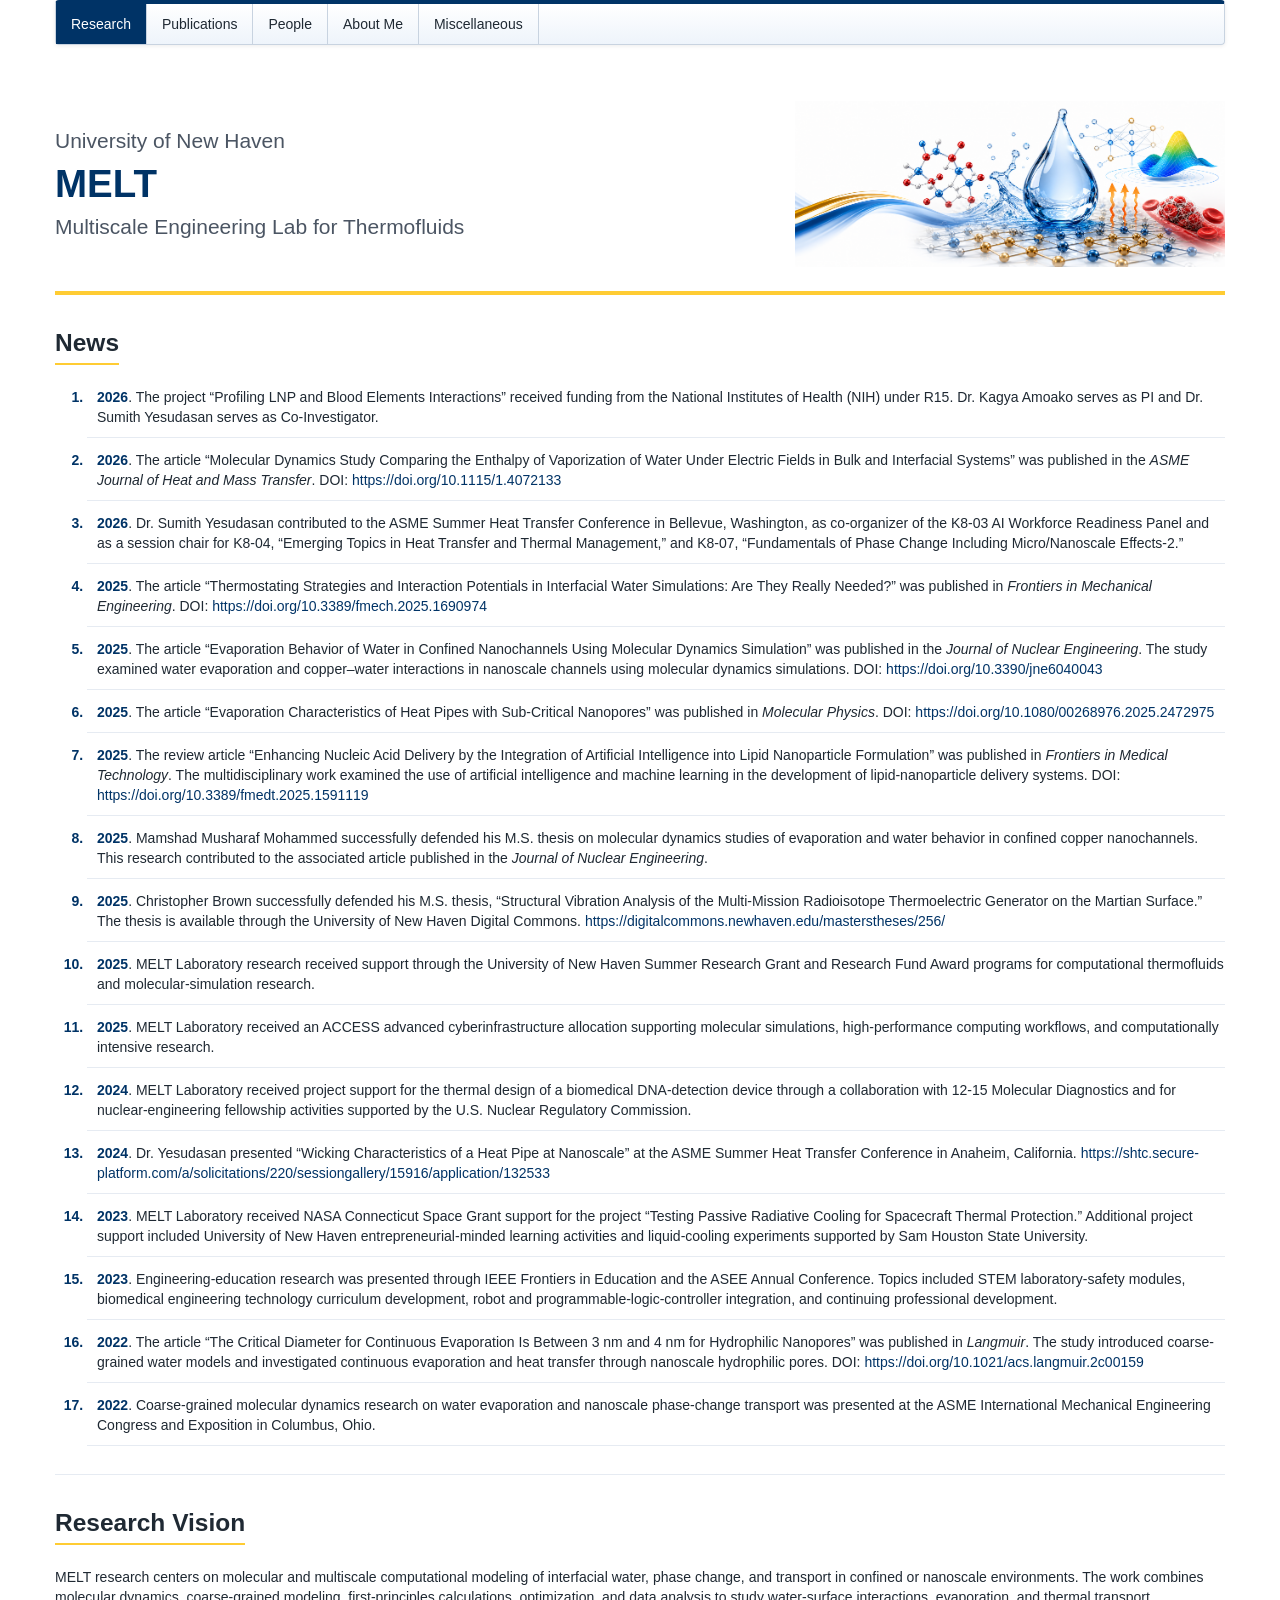
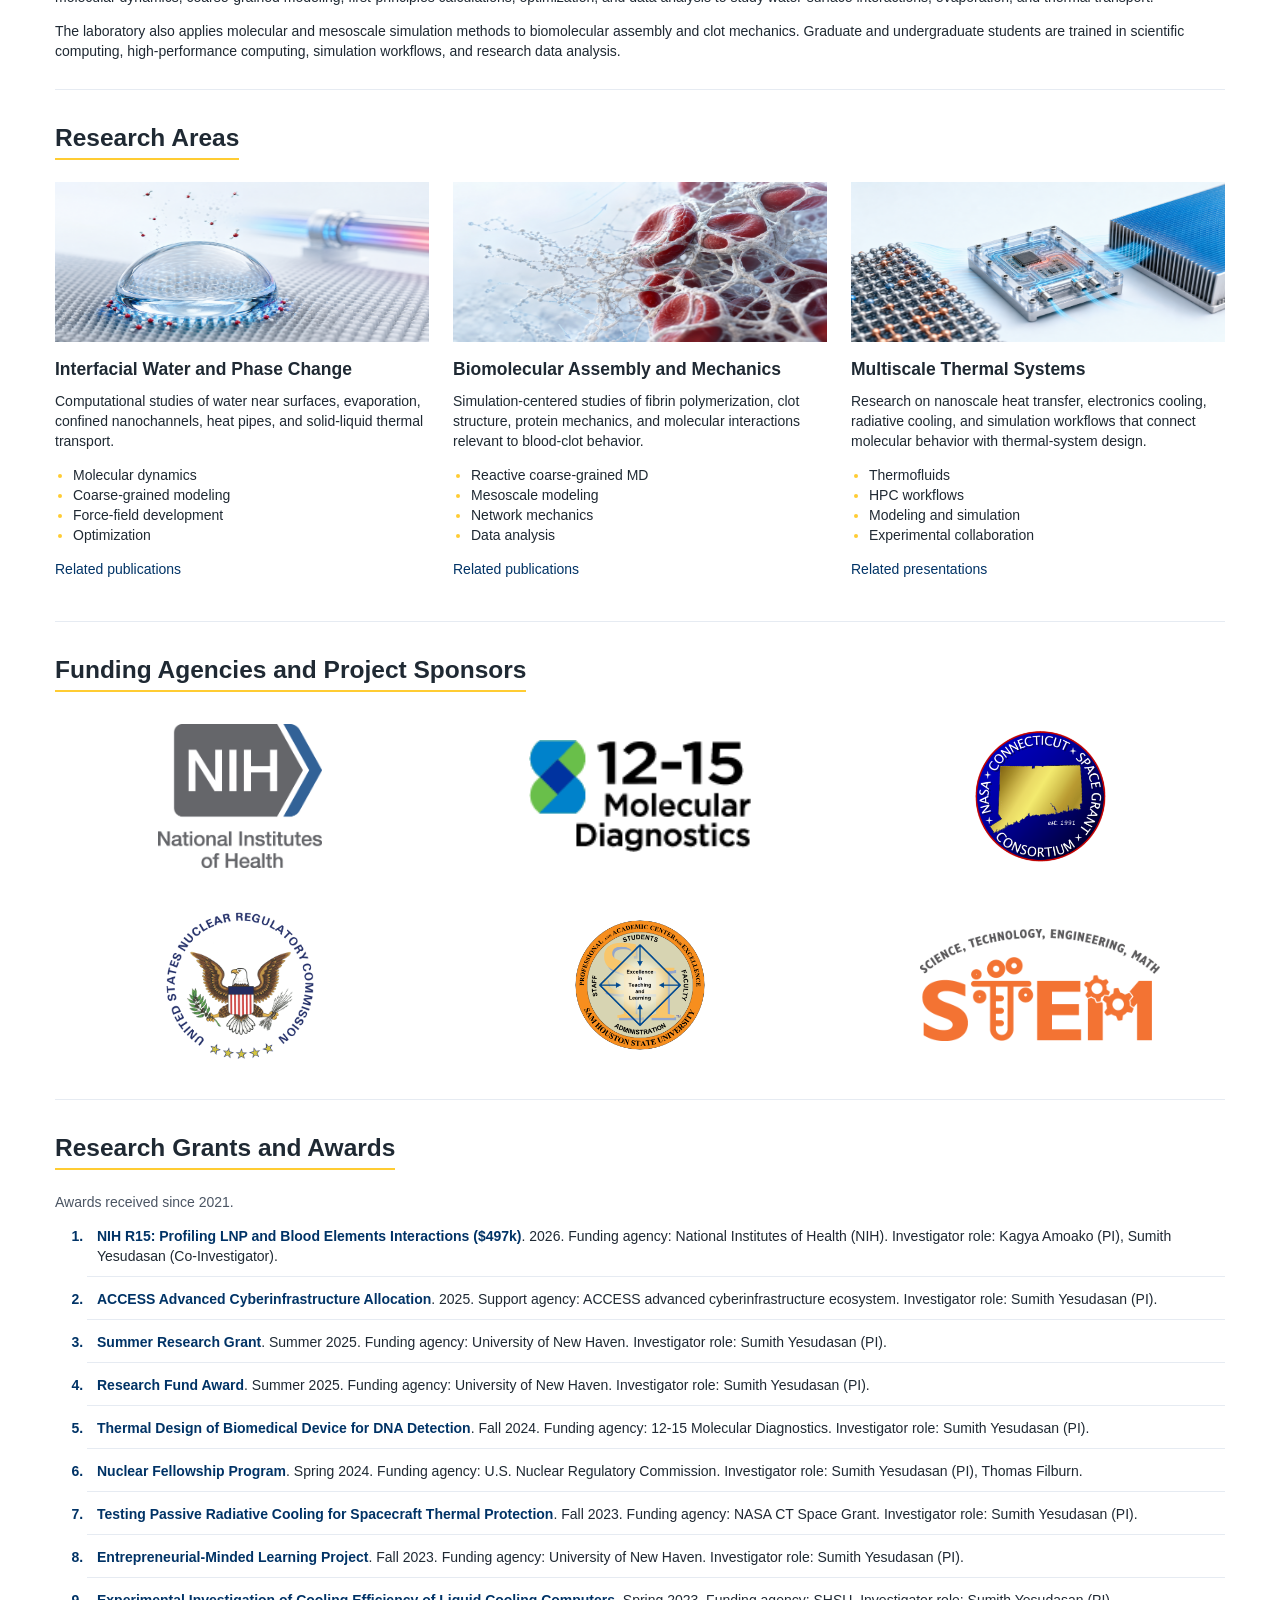
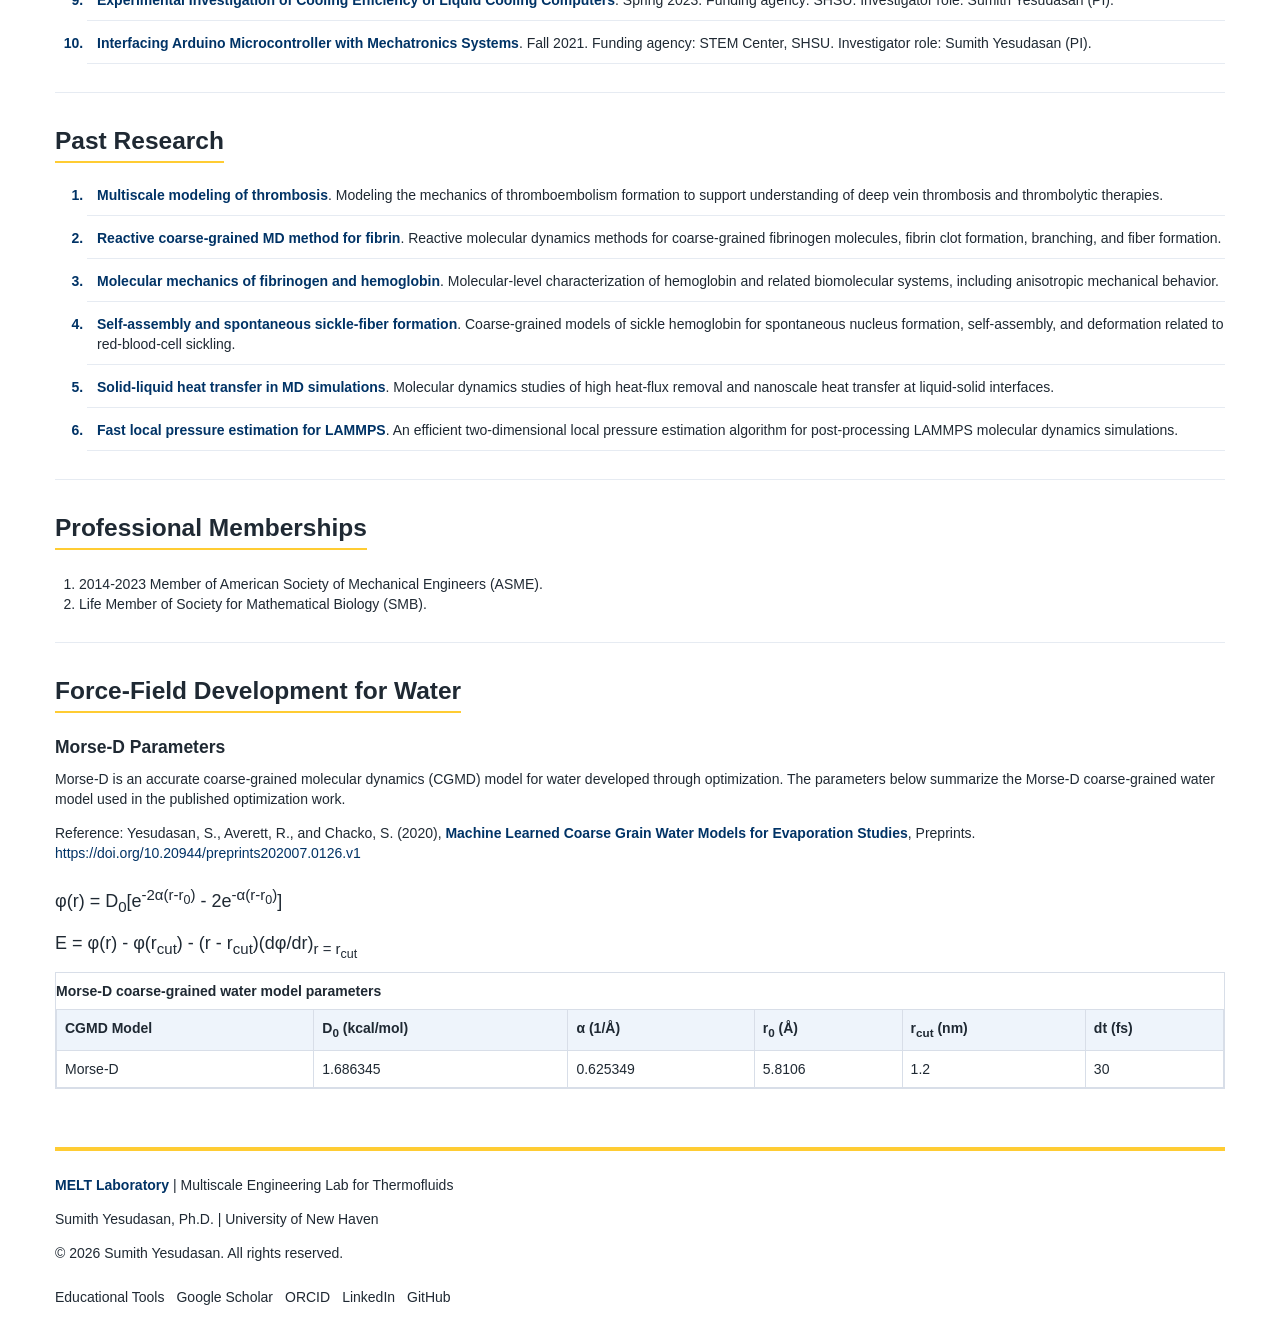
<file: index.html>
<!DOCTYPE html>
<html lang="en">
  <head>
    <meta charset="UTF-8" />
    <meta name="viewport" content="width=device-width, initial-scale=1.0" />
    <title>Sumith Yesudasan | MELT Laboratory</title>
    <meta name="description" content="Home page for Sumith Yesudasan, Ph.D., Principal Investigator of the MELT Laboratory at the University of New Haven." />
    <link rel="canonical" href="https://sumith.uk/" />
    <meta property="og:title" content="Sumith Yesudasan | MELT Laboratory" />
    <meta property="og:description" content="Home page for Sumith Yesudasan, Ph.D., Principal Investigator of the MELT Laboratory at the University of New Haven." />
    <meta property="og:type" content="website" />
    <meta property="og:url" content="https://sumith.uk/" />
    <meta property="og:image" content="https://sumith.uk/images/main_banner3.png" />
    <meta name="twitter:card" content="summary_large_image" />
    <link rel="stylesheet" href="styles.css" />
    <link rel="icon" href="images/main_banner3.png" />
  </head>
  <body>
    <header class="site-header">
  
      <nav class="site-nav" aria-label="Primary navigation">
            <a class="logo" href="index.html"><span>MELT</span> Laboratory</a>
        <button class="nav-toggle" type="button" aria-label="Toggle menu" aria-expanded="false" aria-controls="primary-links">&#9776;</button>
    
        <div class="nav-links" id="primary-links">
                <a href="index.html" class="active" aria-current="page">Research</a><a href="publications.html">Publications</a><a href="people.html">People</a><a href="aboutme.html">About Me</a><a href="miscellaneous.html">Miscellaneous</a>
        </div>
  
      </nav>
    </header>
    <div class="melt-banner">
      <div class="melt-copy">
        <div class="melt-affiliation">
          University of New Haven
        </div>
        <div class="melt-title">
          MELT
        </div>
        <div class="melt-subtitle">
          Multiscale Engineering Lab for Thermofluids
        </div>
      </div>
      <img class="melt-banner-image" src="images/main_banner3.png" alt="MELT Laboratory overview banner showing molecular simulations, nanoscale evaporation, and computational thermofluids themes" width="2021" height="778">
    </div>
    <main>
  
      <section id="news">
        <div class="section-title">
          <h2>News</h2>
        </div>
        <ol class="reference-list compact-list">
          <li class="publication-card">
            <p><span class="pub-title">2026</span>. The project &ldquo;Profiling LNP and Blood Elements Interactions&rdquo; received funding from the National Institutes of Health (NIH) under R15. Dr. Kagya Amoako serves as PI and Dr. Sumith Yesudasan serves as Co-Investigator.</p>
          </li>
          <li class="publication-card">
            <p><span class="pub-title">2026</span>. The article &ldquo;Molecular Dynamics Study Comparing the Enthalpy of Vaporization of Water Under Electric Fields in Bulk and Interfacial Systems&rdquo; was published in the <em>ASME Journal of Heat and Mass Transfer</em>. DOI: <a class="doi-link" href="https://doi.org/10.1115/1.4072133" target="_blank" rel="noopener">https://doi.org/10.1115/1.4072133</a></p>
          </li>
          <li class="publication-card">
            <p><span class="pub-title">2026</span>. Dr. Sumith Yesudasan contributed to the ASME Summer Heat Transfer Conference in Bellevue, Washington, as co-organizer of the K8-03 AI Workforce Readiness Panel and as a session chair for K8-04, &ldquo;Emerging Topics in Heat Transfer and Thermal Management,&rdquo; and K8-07, &ldquo;Fundamentals of Phase Change Including Micro/Nanoscale Effects-2.&rdquo;</p>
          </li>
          <li class="publication-card">
            <p><span class="pub-title">2025</span>. The article &ldquo;Thermostating Strategies and Interaction Potentials in Interfacial Water Simulations: Are They Really Needed?&rdquo; was published in <em>Frontiers in Mechanical Engineering</em>. DOI: <a class="doi-link" href="https://doi.org/10.3389/fmech.2025.1690974" target="_blank" rel="noopener">https://doi.org/10.3389/fmech.2025.1690974</a></p>
          </li>
          <li class="publication-card">
            <p><span class="pub-title">2025</span>. The article &ldquo;Evaporation Behavior of Water in Confined Nanochannels Using Molecular Dynamics Simulation&rdquo; was published in the <em>Journal of Nuclear Engineering</em>. The study examined water evaporation and copper&ndash;water interactions in nanoscale channels using molecular dynamics simulations. DOI: <a class="doi-link" href="https://doi.org/10.3390/jne6040043" target="_blank" rel="noopener">https://doi.org/10.3390/jne6040043</a></p>
          </li>
          <li class="publication-card">
            <p><span class="pub-title">2025</span>. The article &ldquo;Evaporation Characteristics of Heat Pipes with Sub-Critical Nanopores&rdquo; was published in <em>Molecular Physics</em>. DOI: <a class="doi-link" href="https://doi.org/10.1080/00268976.2025.2472975" target="_blank" rel="noopener">https://doi.org/10.1080/00268976.2025.2472975</a></p>
          </li>
          <li class="publication-card">
            <p><span class="pub-title">2025</span>. The review article &ldquo;Enhancing Nucleic Acid Delivery by the Integration of Artificial Intelligence into Lipid Nanoparticle Formulation&rdquo; was published in <em>Frontiers in Medical Technology</em>. The multidisciplinary work examined the use of artificial intelligence and machine learning in the development of lipid-nanoparticle delivery systems. DOI: <a class="doi-link" href="https://doi.org/10.3389/fmedt.2025.1591119" target="_blank" rel="noopener">https://doi.org/10.3389/fmedt.2025.1591119</a></p>
          </li>
          <li class="publication-card">
            <p><span class="pub-title">2025</span>. Mamshad Musharaf Mohammed successfully defended his M.S. thesis on molecular dynamics studies of evaporation and water behavior in confined copper nanochannels. This research contributed to the associated article published in the <em>Journal of Nuclear Engineering</em>.</p>
          </li>
          <li class="publication-card">
            <p><span class="pub-title">2025</span>. Christopher Brown successfully defended his M.S. thesis, &ldquo;Structural Vibration Analysis of the Multi-Mission Radioisotope Thermoelectric Generator on the Martian Surface.&rdquo; The thesis is available through the University of New Haven Digital Commons. <a class="doi-link" href="https://digitalcommons.newhaven.edu/masterstheses/256/" target="_blank" rel="noopener">https://digitalcommons.newhaven.edu/masterstheses/256/</a></p>
          </li>
          <li class="publication-card">
            <p><span class="pub-title">2025</span>. MELT Laboratory research received support through the University of New Haven Summer Research Grant and Research Fund Award programs for computational thermofluids and molecular-simulation research.</p>
          </li>
          <li class="publication-card">
            <p><span class="pub-title">2025</span>. MELT Laboratory received an ACCESS advanced cyberinfrastructure allocation supporting molecular simulations, high-performance computing workflows, and computationally intensive research.</p>
          </li>
          <li class="publication-card">
            <p><span class="pub-title">2024</span>. MELT Laboratory received project support for the thermal design of a biomedical DNA-detection device through a collaboration with 12-15 Molecular Diagnostics and for nuclear-engineering fellowship activities supported by the U.S. Nuclear Regulatory Commission.</p>
          </li>
          <li class="publication-card">
            <p><span class="pub-title">2024</span>. Dr. Yesudasan presented &ldquo;Wicking Characteristics of a Heat Pipe at Nanoscale&rdquo; at the ASME Summer Heat Transfer Conference in Anaheim, California. <a class="doi-link" href="https://shtc.secure-platform.com/a/solicitations/220/sessiongallery/15916/application/132533" target="_blank" rel="noopener">https://shtc.secure-platform.com/a/solicitations/220/sessiongallery/15916/application/132533</a></p>
          </li>
          <li class="publication-card">
            <p><span class="pub-title">2023</span>. MELT Laboratory received NASA Connecticut Space Grant support for the project &ldquo;Testing Passive Radiative Cooling for Spacecraft Thermal Protection.&rdquo; Additional project support included University of New Haven entrepreneurial-minded learning activities and liquid-cooling experiments supported by Sam Houston State University.</p>
          </li>
          <li class="publication-card">
            <p><span class="pub-title">2023</span>. Engineering-education research was presented through IEEE Frontiers in Education and the ASEE Annual Conference. Topics included STEM laboratory-safety modules, biomedical engineering technology curriculum development, robot and programmable-logic-controller integration, and continuing professional development.</p>
          </li>
          <li class="publication-card">
            <p><span class="pub-title">2022</span>. The article &ldquo;The Critical Diameter for Continuous Evaporation Is Between 3 nm and 4 nm for Hydrophilic Nanopores&rdquo; was published in <em>Langmuir</em>. The study introduced coarse-grained water models and investigated continuous evaporation and heat transfer through nanoscale hydrophilic pores. DOI: <a class="doi-link" href="https://doi.org/10.1021/acs.langmuir.2c00159" target="_blank" rel="noopener">https://doi.org/10.1021/acs.langmuir.2c00159</a></p>
          </li>
          <li class="publication-card">
            <p><span class="pub-title">2022</span>. Coarse-grained molecular dynamics research on water evaporation and nanoscale phase-change transport was presented at the ASME International Mechanical Engineering Congress and Exposition in Columbus, Ohio.</p>
          </li>
        </ol>
      </section>
  
      <section id="research-vision">
        <div class="section-title">
          <h2>Research Vision</h2>
        </div>
        <div class="card">
          <p>MELT research centers on molecular and multiscale computational modeling of interfacial water, phase change, and transport in confined or nanoscale environments. The work combines molecular dynamics, coarse-grained modeling, first-principles calculations, optimization, and data analysis to study water-surface interactions, evaporation, and thermal transport.</p>
          <p>The laboratory also applies molecular and mesoscale simulation methods to biomolecular assembly and clot mechanics. Graduate and undergraduate students are trained in scientific computing, high-performance computing, simulation workflows, and research data analysis.</p>
        </div>
      </section>
  
      <section id="research-pillars">
        <div class="section-title">
          <h2>Research Areas</h2>
        </div>
        <div class="pillar-grid">
          <article class="card pillar-card">
            <img src="images/sub_banner1.png" alt="Molecular simulation imagery representing interfacial water research" loading="lazy" width="640" height="260">
            <h3>Interfacial Water and Phase Change</h3>
            <p>Computational studies of water near surfaces, evaporation, confined nanochannels, heat pipes, and solid-liquid thermal transport.</p>
            <ul class="method-list">
              <li>
                Molecular dynamics
              </li>
              <li>
                Coarse-grained modeling
              </li>
              <li>
                Force-field development
              </li>
              <li>
                Optimization
              </li>
            </ul>
            <p><a class="doi-link" href="publications.html#journal-articles">Related publications</a></p>
          </article>
          <article class="card pillar-card">
            <img src="images/sub_banner2.png" alt="Computational molecular modeling banner detail representing biomolecular simulation" loading="lazy" width="640" height="260">
            <h3>Biomolecular Assembly and Mechanics</h3>
            <p>Simulation-centered studies of fibrin polymerization, clot structure, protein mechanics, and molecular interactions relevant to blood-clot behavior.</p>
            <ul class="method-list">
              <li>
                Reactive coarse-grained MD
              </li>
              <li>
                Mesoscale modeling
              </li>
              <li>
                Network mechanics
              </li>
              <li>
                Data analysis
              </li>
            </ul>
            <p><a class="doi-link" href="publications.html#journal-articles">Related publications</a></p>
          </article>
          <article class="card pillar-card">
            <img src="images/sub_banner3.png" alt="Computational thermal systems imagery representing nanoscale heat transfer research" loading="lazy" width="640" height="260">
            <h3>Multiscale Thermal Systems</h3>
            <p>Research on nanoscale heat transfer, electronics cooling, radiative cooling, and simulation workflows that connect molecular behavior with thermal-system design.</p>
            <ul class="method-list">
              <li>
                Thermofluids
              </li>
              <li>
                HPC workflows
              </li>
              <li>
                Modeling and simulation
              </li>
              <li>
                Experimental collaboration
              </li>
            </ul>
            <p><a class="doi-link" href="publications.html#conference-papers">Related presentations</a></p>
          </article>
        </div>
      </section>
  
      <section id="funding-agencies">
        <div class="section-title">
          <h2>Funding Agencies and Project Sponsors</h2>
        </div>
        <div class="card logo-grid">
          <div class="logo-tile logo-tile-nih">
            <img src="images/NIH.png" alt="National Institutes of Health logo" loading="lazy" width="374" height="329">
          </div>
          <div class="logo-tile logo-tile-wide">
            <img src="images/1215.png" alt="12-15 Molecular Diagnostics logo" loading="lazy" width="320" height="180">
          </div>
          <div class="logo-tile logo-tile-seal">
            <img src="images/ctspace.png" alt="NASA Connecticut Space Grant Consortium logo" loading="lazy" width="320" height="180">
          </div>
          <div class="logo-tile logo-tile-nrc">
            <img src="images/nrc.png" alt="United States Nuclear Regulatory Commission logo" loading="lazy" width="320" height="180">
          </div>
          <div class="logo-tile logo-tile-seal">
            <img src="images/shsu.png" alt="Sam Houston State University logo" loading="lazy" width="320" height="180">
          </div>
          <div class="logo-tile logo-tile-wide">
            <img src="images/stem.png" alt="STEM Center logo" loading="lazy" width="320" height="180">
          </div>
        </div>
      </section>
  
      <section id="research-grants">
        <div class="section-title">
          <h2>Research Grants and Awards</h2>
        </div>
        <p class="caption">Awards received since 2021.</p>
        <ol class="reference-list compact-list">
          <li class="publication-card">
            <p><span class="pub-title">NIH R15: Profiling LNP and Blood Elements Interactions ($497k)</span>. 2026. Funding agency: National Institutes of Health (NIH). Investigator role: Kagya Amoako (PI), Sumith Yesudasan (Co-Investigator).</p>
          </li>
          <li class="publication-card">
            <p><span class="pub-title">ACCESS Advanced Cyberinfrastructure Allocation</span>. 2025. Support agency: ACCESS advanced cyberinfrastructure ecosystem. Investigator role: Sumith Yesudasan (PI).</p>
          </li>
          <li class="publication-card">
            <p><span class="pub-title">Summer Research Grant</span>. Summer 2025. Funding agency: University of New Haven. Investigator role: Sumith Yesudasan (PI).</p>
          </li>
          <li class="publication-card">
            <p><span class="pub-title">Research Fund Award</span>. Summer 2025. Funding agency: University of New Haven. Investigator role: Sumith Yesudasan (PI).</p>
          </li>
          <li class="publication-card">
            <p><span class="pub-title">Thermal Design of Biomedical Device for DNA Detection</span>. Fall 2024. Funding agency: 12-15 Molecular Diagnostics. Investigator role: Sumith Yesudasan (PI).</p>
          </li>
          <li class="publication-card">
            <p><span class="pub-title">Nuclear Fellowship Program</span>. Spring 2024. Funding agency: U.S. Nuclear Regulatory Commission. Investigator role: Sumith Yesudasan (PI), Thomas Filburn.</p>
          </li>
          <li class="publication-card">
            <p><span class="pub-title">Testing Passive Radiative Cooling for Spacecraft Thermal Protection</span>. Fall 2023. Funding agency: NASA CT Space Grant. Investigator role: Sumith Yesudasan (PI).</p>
          </li>
          <li class="publication-card">
            <p><span class="pub-title">Entrepreneurial-Minded Learning Project</span>. Fall 2023. Funding agency: University of New Haven. Investigator role: Sumith Yesudasan (PI).</p>
          </li>
          <li class="publication-card">
            <p><span class="pub-title">Experimental Investigation of Cooling Efficiency of Liquid Cooling Computers</span>. Spring 2023. Funding agency: SHSU. Investigator role: Sumith Yesudasan (PI).</p>
          </li>
          <li class="publication-card">
            <p><span class="pub-title">Interfacing Arduino Microcontroller with Mechatronics Systems</span>. Fall 2021. Funding agency: STEM Center, SHSU. Investigator role: Sumith Yesudasan (PI).</p>
          </li>
        </ol>
      </section>
  
      <section id="past-research">
        <div class="section-title">
          <h2>Past Research</h2>
        </div>
        <ol class="reference-list compact-list">
          <li class="publication-card">
            <p><span class="pub-title">Multiscale modeling of thrombosis</span>. Modeling the mechanics of thromboembolism formation to support understanding of deep vein thrombosis and thrombolytic therapies.</p>
          </li>
          <li class="publication-card">
            <p><span class="pub-title">Reactive coarse-grained MD method for fibrin</span>. Reactive molecular dynamics methods for coarse-grained fibrinogen molecules, fibrin clot formation, branching, and fiber formation.</p>
          </li>
          <li class="publication-card">
            <p><span class="pub-title">Molecular mechanics of fibrinogen and hemoglobin</span>. Molecular-level characterization of hemoglobin and related biomolecular systems, including anisotropic mechanical behavior.</p>
          </li>
          <li class="publication-card">
            <p><span class="pub-title">Self-assembly and spontaneous sickle-fiber formation</span>. Coarse-grained models of sickle hemoglobin for spontaneous nucleus formation, self-assembly, and deformation related to red-blood-cell sickling.</p>
          </li>
          <li class="publication-card">
            <p><span class="pub-title">Solid-liquid heat transfer in MD simulations</span>. Molecular dynamics studies of high heat-flux removal and nanoscale heat transfer at liquid-solid interfaces.</p>
          </li>
          <li class="publication-card">
            <p><span class="pub-title">Fast local pressure estimation for LAMMPS</span>. An efficient two-dimensional local pressure estimation algorithm for post-processing LAMMPS molecular dynamics simulations.</p>
          </li>
        </ol>
      </section>
  
      <section id="memberships">
        <div class="section-title">
          <h2>Professional Memberships</h2>
        </div>
        <div class="card">
          <ol>
            <li>
              2014-2023 Member of American Society of Mechanical Engineers (ASME).
            </li>
            <li>
              Life Member of Society for Mathematical Biology (SMB).
            </li>
          </ol>
        </div>
      </section>
  
      <section id="morse-d">
        <div class="section-title">
          <h2>Force-Field Development for Water</h2>
        </div>
        <div class="card">
          <h3>Morse-D Parameters</h3>
          <p>Morse-D is an accurate coarse-grained molecular dynamics (CGMD) model for water developed through optimization. The parameters below summarize the Morse-D coarse-grained water model used in the published optimization work.</p>
          <p>Reference: Yesudasan, S., Averett, R., and Chacko, S. (2020), <span class="pub-title">Machine Learned Coarse Grain Water Models for Evaporation Studies</span>, Preprints. <a class="doi-link" href="https://doi.org/10.20944/preprints202007.0126.v1" target="_blank" rel="noopener">https://doi.org/10.20944/preprints202007.0126.v1</a></p>
          <div class="equation">
            <span>&phi;(r) = D<sub>0</sub>[e<sup>-2&alpha;(r-r<sub>0</sub>)</sup> - 2e<sup>-&alpha;(r-r<sub>0</sub>)</sup>]</span>
          </div>
          <div class="equation">
            <span>E = &phi;(r) - &phi;(r<sub>cut</sub>) - (r - r<sub>cut</sub>)(d&phi;/dr)<sub>r = r<sub>cut</sub></sub></span>
          </div>
          <div class="table-wrap">
            <table class="morse-table">
              <caption>Morse-D coarse-grained water model parameters</caption>
              <thead>
                <tr>
                  <th scope="col">CGMD Model</th>
                  <th scope="col">D<sub>0</sub> (kcal/mol)</th>
                  <th scope="col">&alpha; (1/&Aring;)</th>
                  <th scope="col">r<sub>0</sub> (&Aring;)</th>
                  <th scope="col">r<sub>cut</sub> (nm)</th>
                  <th scope="col">dt (fs)</th>
                </tr>
              </thead>
              <tbody>
                <tr>
                  <td>Morse-D</td>
                  <td>1.686345</td>
                  <td>0.625349</td>
                  <td>5.8106</td>
                  <td>1.2</td>
                  <td>30</td>
                </tr>
              </tbody>
            </table>
          </div>
        </div>
      </section>
    </main>
    <footer class="site-footer">
  
      <div class="footer-inner">
    
        <div>
      
          <p><strong>MELT Laboratory</strong> | Multiscale Engineering Lab for Thermofluids</p>
      
          <p>Sumith Yesudasan, Ph.D. | University of New Haven</p>
      
          <p>&copy; <span data-current-year></span> Sumith Yesudasan. All rights reserved.</p>
    
        </div>
    
        <div class="footer-links" aria-label="Footer links">
                <a href="miscellaneous.html">Educational Tools</a><a href="https://scholar.google.com/citations?user=P9SuMksAAAAJ&hl=en" target="_blank" rel="noopener">Google Scholar</a><a href="http://orcid.org/0000-0001-6379-2138" target="_blank" rel="noopener">ORCID</a><a href="https://www.linkedin.com/in/ydsumith/" target="_blank" rel="noopener">LinkedIn</a><a href="https://github.com/ydsumith" target="_blank" rel="noopener">GitHub</a>
        </div>
  
      </div>
    </footer>
    <button class="back-to-top" type="button" data-back-to-top aria-label="Back to top">Top</button>
    <script src="site.js" defer></script>
    <script type="application/ld+json">
{
  "@context": "https://schema.org",
  "@type": "Person",
  "name": "Sumith Yesudasan",
  "honorificSuffix": "Ph.D.",
  "jobTitle": "Assistant Professor of Mechanical Engineering",
  "affiliation": {
    "@type": "CollegeOrUniversity",
    "name": "University of New Haven",
    "url": "https://www.newhaven.edu/"
  },
  "url": "https://sumith.uk/",
  "sameAs": [
    "https://scholar.google.com/citations?user=P9SuMksAAAAJ&hl=en",
    "http://orcid.org/0000-0001-6379-2138",
    "https://www.linkedin.com/in/ydsumith/",
    "https://github.com/ydsumith"
  ]
}
    </script>
  </body>
</html>
</file>
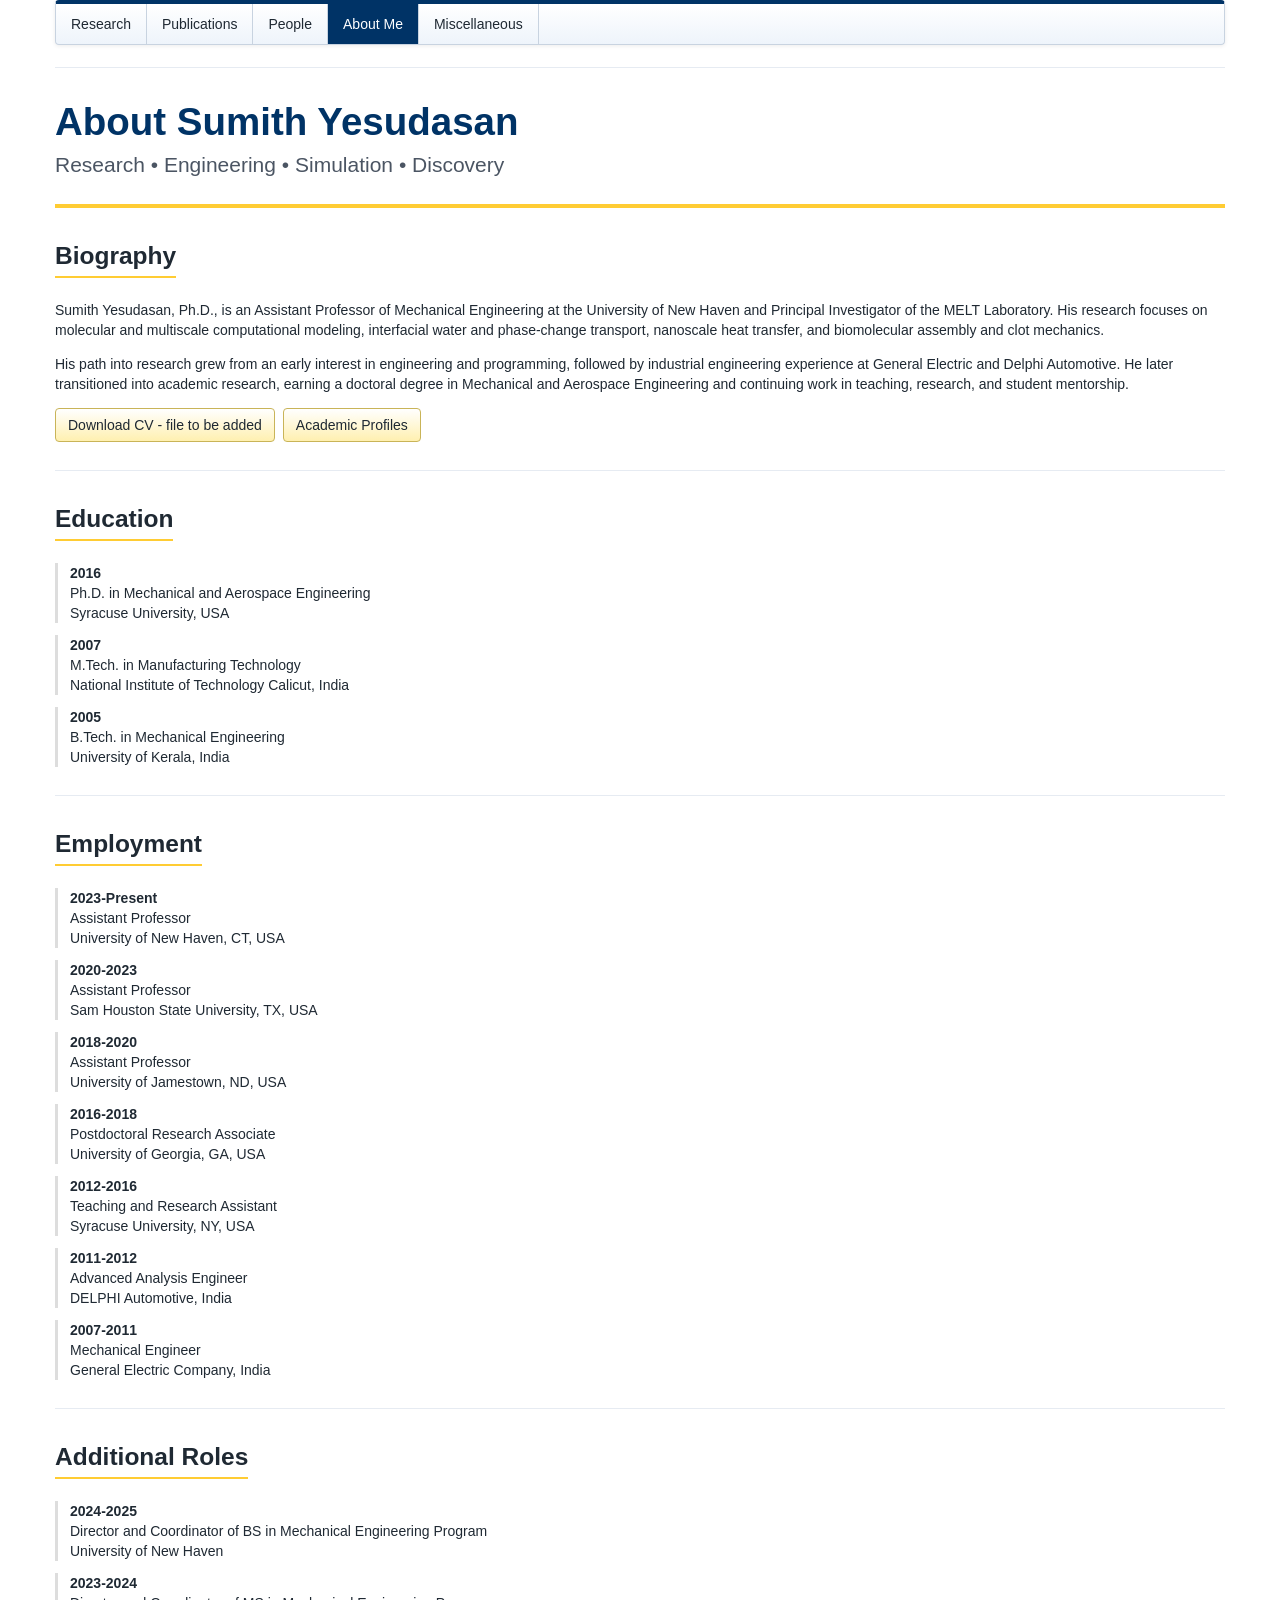
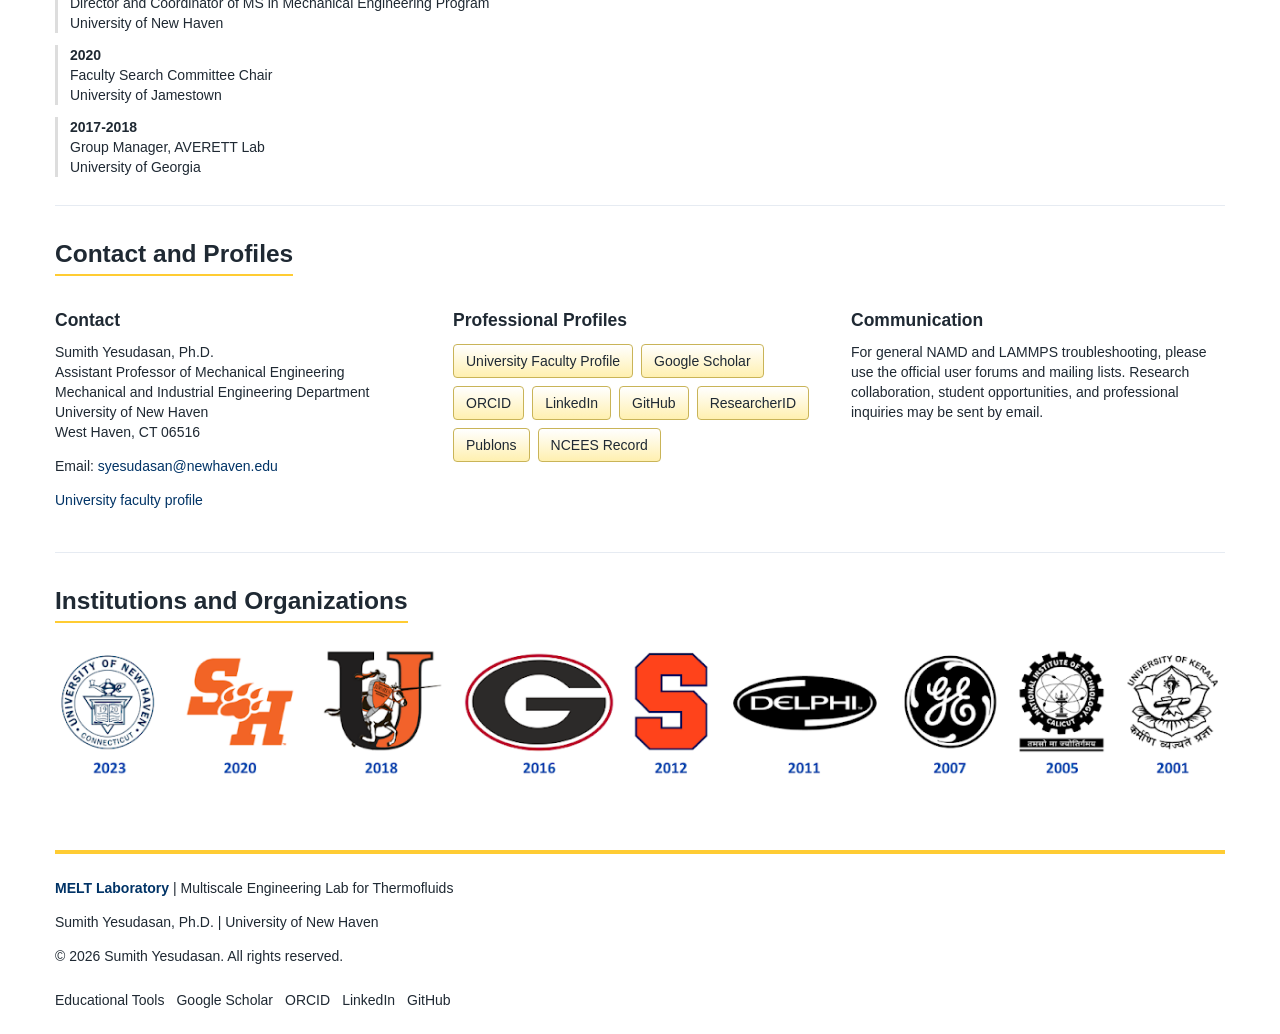
<file: aboutme.html>
<!DOCTYPE html>
<html lang="en">
<head>
  <meta charset="UTF-8" />
  <meta name="viewport" content="width=device-width, initial-scale=1.0" />
  <title>About Sumith Yesudasan | MELT Laboratory</title>
  <meta name="description" content="Professional biography, education, employment timeline, profile links, and contact information for Sumith Yesudasan, Ph.D." />
  <link rel="canonical" href="https://sumith.uk/aboutme.html" />
  <meta property="og:title" content="About Sumith Yesudasan | MELT Laboratory" />
  <meta property="og:description" content="Professional biography, education, employment timeline, profile links, and contact information for Sumith Yesudasan, Ph.D." />
  <meta property="og:type" content="website" />
  <meta property="og:url" content="https://sumith.uk/aboutme.html" />
  <meta property="og:image" content="https://sumith.uk/images/main_banner3.png" />
  <meta name="twitter:card" content="summary_large_image" />
  <link rel="stylesheet" href="styles.css" />
  <link rel="icon" href="images/main_banner3.png" />

</head>
<body>
<header class="site-header">
  <nav class="site-nav" aria-label="Primary navigation">
    <a class="logo" href="index.html"><span>MELT</span> Laboratory</a>
    <button class="nav-toggle" type="button" aria-label="Toggle menu" aria-expanded="false" aria-controls="primary-links">&#9776;</button>
    <div class="nav-links" id="primary-links">
      <a href="index.html">Research</a>
      <a href="publications.html">Publications</a>
      <a href="people.html">People</a>
      <a href="aboutme.html" class="active" aria-current="page">About Me</a>
      <a href="miscellaneous.html">Miscellaneous</a>
    </div>
  </nav>
</header>
<section class="page-hero"><h1>About Sumith Yesudasan</h1><p>Research &bull; Engineering &bull; Simulation &bull; Discovery</p></section>
<main>
  <section><div class="section-title"><h2>Biography</h2></div><div class="card"><p>Sumith Yesudasan, Ph.D., is an Assistant Professor of Mechanical Engineering at the University of New Haven and Principal Investigator of the MELT Laboratory. His research focuses on molecular and multiscale computational modeling, interfacial water and phase-change transport, nanoscale heat transfer, and biomolecular assembly and clot mechanics.</p><p>His path into research grew from an early interest in engineering and programming, followed by industrial engineering experience at General Electric and Delphi Automotive. He later transitioned into academic research, earning a doctoral degree in Mechanical and Aerospace Engineering and continuing work in teaching, research, and student mentorship.</p><div class="button-row"><span class="secondary-button" aria-disabled="true">Download CV - file to be added</span><a class="primary-button" href="#profiles">Academic Profiles</a></div></div></section>
  <section><div class="section-title"><h2>Education</h2></div><div class="timeline"><div class="timeline-item"><strong>2016</strong><br>Ph.D. in Mechanical and Aerospace Engineering<br>Syracuse University, USA</div><div class="timeline-item"><strong>2007</strong><br>M.Tech. in Manufacturing Technology<br>National Institute of Technology Calicut, India</div><div class="timeline-item"><strong>2005</strong><br>B.Tech. in Mechanical Engineering<br>University of Kerala, India</div></div></section><section><div class="section-title"><h2>Employment</h2></div><div class="timeline"><div class="timeline-item"><strong>2023-Present</strong><br>Assistant Professor<br>University of New Haven, CT, USA</div><div class="timeline-item"><strong>2020-2023</strong><br>Assistant Professor<br>Sam Houston State University, TX, USA</div><div class="timeline-item"><strong>2018-2020</strong><br>Assistant Professor<br>University of Jamestown, ND, USA</div><div class="timeline-item"><strong>2016-2018</strong><br>Postdoctoral Research Associate<br>University of Georgia, GA, USA</div><div class="timeline-item"><strong>2012-2016</strong><br>Teaching and Research Assistant<br>Syracuse University, NY, USA</div><div class="timeline-item"><strong>2011-2012</strong><br>Advanced Analysis Engineer<br>DELPHI Automotive, India</div><div class="timeline-item"><strong>2007-2011</strong><br>Mechanical Engineer<br>General Electric Company, India</div></div></section><section><div class="section-title"><h2>Additional Roles</h2></div><div class="timeline"><div class="timeline-item"><strong>2024-2025</strong><br>Director and Coordinator of BS in Mechanical Engineering Program<br>University of New Haven</div><div class="timeline-item"><strong>2023-2024</strong><br>Director and Coordinator of MS in Mechanical Engineering Program<br>University of New Haven</div><div class="timeline-item"><strong>2020</strong><br>Faculty Search Committee Chair<br>University of Jamestown</div><div class="timeline-item"><strong>2017-2018</strong><br>Group Manager, AVERETT Lab<br>University of Georgia</div></div></section>
  <section id="profiles"><div class="section-title"><h2>Contact and Profiles</h2></div><div class="profile-grid"><article class="card"><h3>Contact</h3><p>Sumith Yesudasan, Ph.D.<br>Assistant Professor of Mechanical Engineering<br>Mechanical and Industrial Engineering Department<br>University of New Haven<br>West Haven, CT 06516</p><p>Email: <a href="mailto:syesudasan@newhaven.edu">syesudasan@newhaven.edu</a></p><p><a class="doi-link" href="https://www.newhaven.edu/faculty-staff-profiles/sumith-yesudasan.php" target="_blank" rel="noopener">University faculty profile</a></p></article><article class="card"><h3>Professional Profiles</h3><div class="profile-links"><a class="secondary-button" href="https://www.newhaven.edu/faculty-staff-profiles/sumith-yesudasan.php" target="_blank" rel="noopener">University Faculty Profile</a><a class="secondary-button" href="https://scholar.google.com/citations?user=P9SuMksAAAAJ&hl=en" target="_blank" rel="noopener">Google Scholar</a><a class="secondary-button" href="http://orcid.org/0000-0001-6379-2138" target="_blank" rel="noopener">ORCID</a><a class="secondary-button" href="https://www.linkedin.com/in/ydsumith/" target="_blank" rel="noopener">LinkedIn</a><a class="secondary-button" href="https://github.com/ydsumith" target="_blank" rel="noopener">GitHub</a><a class="secondary-button" href="http://www.researcherid.com/rid/O-2707-2017" target="_blank" rel="noopener">ResearcherID</a><a class="secondary-button" href="https://publons.com/researcher/2317069/sumith-yesudasan/" target="_blank" rel="noopener">Publons</a><a class="secondary-button" href="https://account.ncees.org/rn/2076891-1456111-a5ed58c" target="_blank" rel="noopener">NCEES Record</a></div></article><article class="card"><h3>Communication</h3><p>For general NAMD and LAMMPS troubleshooting, please use the official user forums and mailing lists. Research collaboration, student opportunities, and professional inquiries may be sent by email.</p></article></div></section>
  <section class="employer-banner"><div class="section-title"><h2>Institutions and Organizations</h2></div><img src="images/employers.png" alt="Institutions and organizations associated with Sumith Yesudasan's education, employment, and professional work" loading="lazy" width="1400" height="700"></section>
</main>
<footer class="site-footer">
  <div class="footer-inner">
    <div>
      <p><strong>MELT Laboratory</strong> | Multiscale Engineering Lab for Thermofluids</p>
      <p>Sumith Yesudasan, Ph.D. | University of New Haven</p>
      <p>&copy; <span data-current-year></span> Sumith Yesudasan. All rights reserved.</p>
    </div>
    <div class="footer-links" aria-label="Footer links">
      <a href="miscellaneous.html">Educational Tools</a>
      <a href="https://scholar.google.com/citations?user=P9SuMksAAAAJ&hl=en" target="_blank" rel="noopener">Google Scholar</a>
      <a href="http://orcid.org/0000-0001-6379-2138" target="_blank" rel="noopener">ORCID</a>
      <a href="https://www.linkedin.com/in/ydsumith/" target="_blank" rel="noopener">LinkedIn</a>
      <a href="https://github.com/ydsumith" target="_blank" rel="noopener">GitHub</a>
    </div>
  </div>
</footer>
<button class="back-to-top" type="button" data-back-to-top aria-label="Back to top">Top</button>
<script src="site.js" defer></script>
<script type="application/ld+json">
{
  "@context": "https://schema.org",
  "@type": "Person",
  "name": "Sumith Yesudasan",
  "honorificSuffix": "Ph.D.",
  "jobTitle": "Assistant Professor of Mechanical Engineering",
  "affiliation": {
    "@type": "CollegeOrUniversity",
    "name": "University of New Haven",
    "url": "https://www.newhaven.edu/"
  },
  "url": "https://sumith.uk/",
  "sameAs": [
    "https://scholar.google.com/citations?user=P9SuMksAAAAJ&hl=en",
    "http://orcid.org/0000-0001-6379-2138",
    "https://www.linkedin.com/in/ydsumith/",
    "https://github.com/ydsumith"
  ]
}
</script>
</body>
</html>
</file>
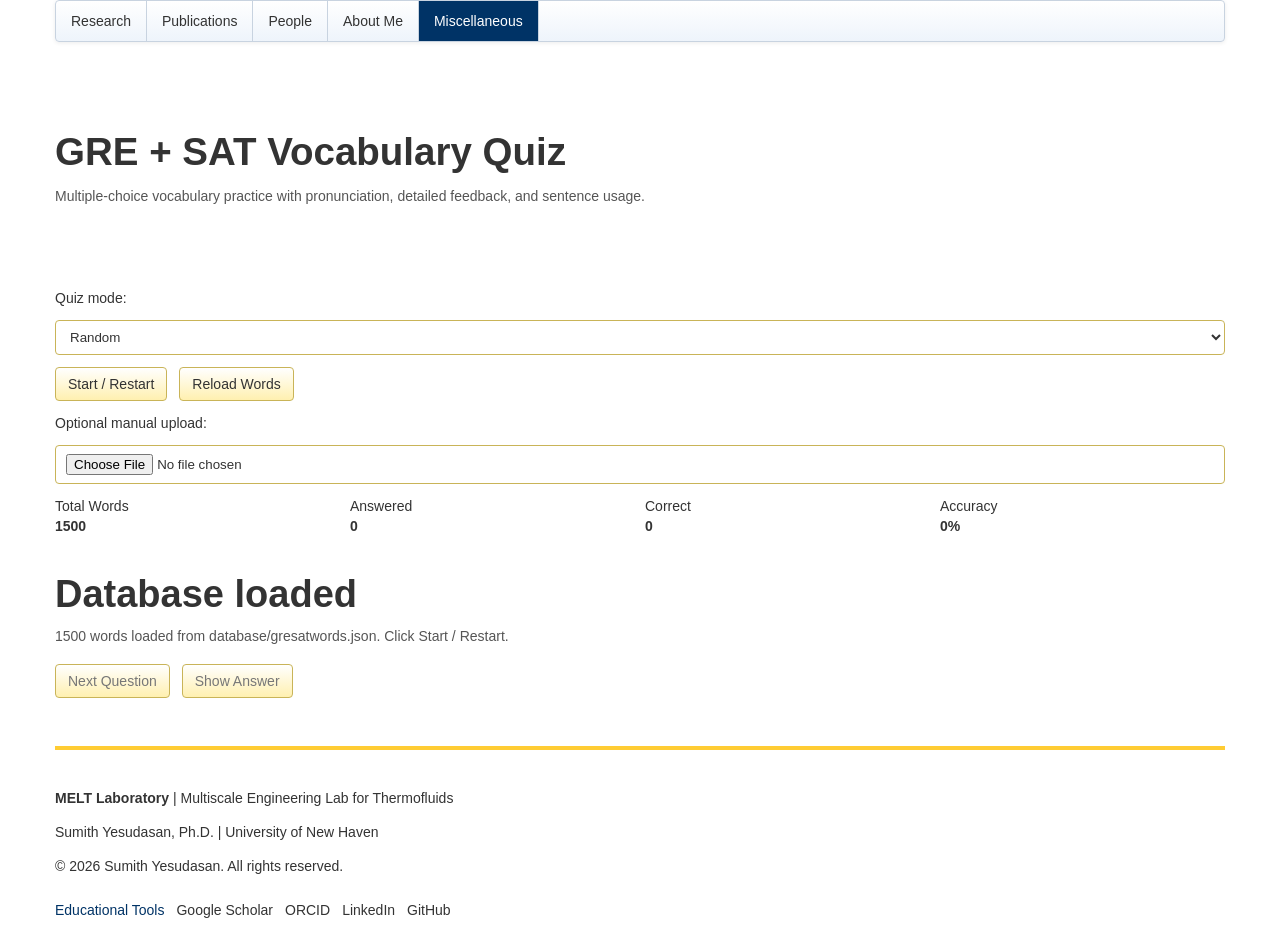
<file: GRESATtesting.html>
<!DOCTYPE html>
<html lang="en">
<head>
  <meta charset="UTF-8" />
  <meta name="viewport" content="width=device-width, initial-scale=1.0" />
  <title>GRE/SAT Testing | Educational Tools</title>
  <meta name="description" content="Educational GRE and SAT vocabulary practice tool with feedback and missed-word review." />
  <link rel="canonical" href="https://sumith.uk/GRESATtesting.html" />
  <meta property="og:title" content="GRE/SAT Testing | Educational Tools" />
  <meta property="og:description" content="Educational GRE and SAT vocabulary practice tool with feedback and missed-word review." />
  <meta property="og:image" content="https://sumith.uk/images/main_banner3.png" />

  <link rel="icon" href="images/main_banner3.png" />

  <style>
* {
  box-sizing: border-box;
}

body {
  margin: 0;
  min-height: 100vh;
  color: #333333;
  background: #ffffff;
  font-family: "Helvetica Neue", Helvetica, Arial, sans-serif;
  font-size: 14px;
  line-height: 20px;
  overflow-x: hidden;
}

a {
  color: #003366;
  text-decoration: none;
}

a:hover {
  color: #003d73;
  text-decoration: underline;
}

header,
.site-header {
  position: static;
  max-width: 1170px;
  margin: 0 auto 22px;
  padding: 0;
  background: transparent;
  border: 0;
}

nav,
.site-nav {
  margin: 0;
  padding: 0;
  display: flex;
  border: 1px solid #c8d3e0;
  border-radius: 4px;
  background: linear-gradient(#ffffff, #eef4fb);
  box-shadow: inset 0 1px 0 rgba(255, 255, 255, 0.7), 0 1px 4px rgba(0, 0, 0, 0.08);
}

.logo {
  display: none;
}

.nav-links {
  display: flex;
  flex-wrap: wrap;
  gap: 0;
}

.nav-links a {
  margin: 0;
  padding: 10px 15px;
  border-right: 1px solid #c8d3e0;
  color: #333333;
  font-size: 14px;
  font-weight: normal;
  line-height: 20px;
}

.nav-links a:hover,
.nav-links a.active,
.nav-links a[aria-current="page"] {
  color: #ffffff;
  background: #003366;
  text-decoration: none;
}

.nav-toggle {
  display: none;
  margin: 8px 10px;
  min-width: 44px;
  min-height: 44px;
  color: #333333;
  background: #f7f7f7;
  border: 1px solid #c9b458;
  border-radius: 4px;
  cursor: pointer;
}

main,
.page-title,
.page-hero,
.page-hero-inner,
.site-footer {
  max-width: 1170px;
  margin-left: auto;
  margin-right: auto;
}

main {
  padding: 0 0 30px;
}

.page-title,
.page-hero,
.page-hero-inner {
  margin-bottom: 22px;
  padding: 34px 0 12px;
  text-align: left;
  background: #ffffff;
  border: 0;
}

h1,
.page-hero h1 {
  margin: 0;
  color: #333333;
  font-size: 38.5px;
  font-weight: 700;
  line-height: 40px;
  letter-spacing: 0;
}

h2 {
  margin: 10px 0;
  color: #333333;
  font-size: 24.5px;
  line-height: 32px;
}

h3,
#word {
  margin: 10px 0;
  color: #333333;
  font-size: 17.5px;
  line-height: 24px;
}

#word {
  font-size: 38px;
  font-weight: 700;
  line-height: 44px;
  overflow-wrap: anywhere;
}

p,
li,
.choice,
.choice label,
.question-list-item,
#meta,
.muted,
.page-title p,
.page-hero p {
  color: #333333;
  font-size: 14px;
  line-height: 20px;
}

.page-title p,
.page-hero p,
#meta,
.muted,
.question-counter {
  color: #555555;
}

.layout {
  display: grid;
  grid-template-columns: 320px 1fr;
  gap: 30px;
  align-items: start;
}

.quiz-card,
.question-list-card,
.card,
.stat,
#feedback,
.box {
  margin-bottom: 18px;
  padding: 0;
  background: transparent;
  border: 0;
  border-radius: 0;
  box-shadow: none;
}

.question-list-card {
  position: sticky;
  top: 16px;
  max-height: 82vh;
  overflow-y: auto;
}

.row {
  display: flex;
  flex-wrap: wrap;
  gap: 12px;
  align-items: center;
  margin-bottom: 12px;
}

.stats {
  display: grid;
  grid-template-columns: repeat(auto-fit, minmax(130px, 1fr));
  gap: 10px;
  margin-top: 10px;
}

.stat {
  text-align: left;
}

.stat span,
.stat strong {
  display: block;
}

.choices,
#choices {
  display: grid;
  gap: 10px;
}

.choice,
.choice label,
.question-list-item,
input[type="file"],
select {
  width: 100%;
  padding: 8px 10px;
  color: #333333;
  background: #ffffff;
  border: 1px solid #c9b458;
  border-radius: 4px;
}

.choice,
.question-list-item {
  text-align: left;
  cursor: pointer;
}

.choice:hover,
.choice label:hover,
.question-list-item:hover,
.question-list-item.active-question {
  background: #f5f5f5;
  border-color: #999999;
}

.choice.correct,
#feedback.correct {
  border-color: #0f6b2f;
  background: #f6fbf7;
}

.choice.wrong,
#feedback.wrong {
  border-color: #b42318;
  background: #fff8f8;
}

.correct,
.status-correct {
  color: #0f6b2f;
  font-weight: 700;
}

.wrong,
.status-wrong {
  color: #b42318;
  font-weight: 700;
}

.status-unanswered {
  color: #777777;
}

button,
main button,
button.secondary,
button.ghost {
  padding: 6px 12px;
  color: #333333;
  background: linear-gradient(#ffffff, #fff0b0);
  border: 1px solid #c9b458;
  border-radius: 4px;
  box-shadow: none;
  cursor: pointer;
  font: inherit;
  letter-spacing: 0;
  text-transform: none;
}

button:hover {
  background: #ffcc33;
}

button:disabled {
  color: #777777;
  cursor: not-allowed;
}

.site-footer {
  padding: 24px 0;
  color: #333333;
  background: #ffffff;
  border-top: 4px solid #ffcc33;
}

.footer-inner {
  display: grid;
  gap: 10px;
}

.footer-links {
  display: flex;
  flex-wrap: wrap;
  gap: 12px;
}

.site-footer p,
.footer-links a {
  color: #333333;
}

.footer-links a.active,
.footer-links a[aria-current="page"] {
  color: #003366;
}

footer:not(.site-footer) {
  display: none;
}

@media (max-width: 980px) {
  header,
  .site-header,
  main,
  .page-title,
  .page-hero,
  .page-hero-inner,
  .site-footer {
    width: auto;
    margin-left: 20px;
    margin-right: 20px;
  }

  nav,
  .site-nav {
    flex-wrap: wrap;
  }

  .nav-toggle {
    display: inline-flex;
    align-items: center;
    justify-content: center;
  }

  .nav-links {
    display: none;
    flex-direction: column;
    width: 100%;
  }

  .nav-links.open {
    display: flex;
  }

  .nav-links a {
    border-right: 0;
    border-top: 1px solid #dddddd;
  }

  .layout {
    grid-template-columns: 1fr;
  }

  .question-list-card {
    position: static;
    max-height: 360px;
  }

  h1,
  .page-hero h1 {
    font-size: 32px;
    line-height: 36px;
  }
}

  </style>
</head>

<body>
  <header class="site-header">
    <nav class="site-nav">
      <a href="index.html" class="logo"><span>MELT</span> Laboratory</a>
      <button class="nav-toggle" aria-label="Toggle menu" aria-expanded="false">&#9776;</button>

      <div class="nav-links">
      <a href="index.html">Research</a>
      <a href="publications.html">Publications</a>
      <a href="people.html">People</a>
      <a href="aboutme.html">About Me</a>
      <a href="miscellaneous.html" class="active" aria-current="page">Miscellaneous</a>
      </div>
    </nav>
  </header>

  <section class="page-hero">
    <div class="page-hero-inner">
      <h1>GRE + SAT Vocabulary Quiz</h1>
      <p>Multiple-choice vocabulary practice with pronunciation, detailed feedback, and sentence usage.</p>
    </div>
  </section>

  <main>
    <section class="card">
      <div class="row">
        <label for="mode">Quiz mode:</label>
        <select id="mode">
          <option value="random">Random</option>
          <option value="sequential">Sequential</option>
          <option value="missed">Missed words only</option>
        </select>

        <button id="startBtn" disabled>Start / Restart</button>
        <button id="loadDatabase" class="ghost">Reload Words</button>
      </div>


      <div class="row">
        <label for="jsonFile">Optional manual upload:</label>
        <input type="file" id="jsonFile" accept=".json,application/json" />
      </div>

      <div class="stats">
        <div class="stat"><span>Total Words</span><strong id="totalWords">0</strong></div>
        <div class="stat"><span>Answered</span><strong id="answered">0</strong></div>
        <div class="stat"><span>Correct</span><strong id="correct">0</strong></div>
        <div class="stat"><span>Accuracy</span><strong id="accuracy">0%</strong></div>
      </div>
    </section>

    <section class="card" id="quizCard">
      <div id="word">Loading database...</div>
      <div id="meta">Trying to load database/gresatwords.json.</div>
      <div class="choices" id="choices"></div>
      <div id="feedback"></div>

      <div class="row" style="margin-top:16px;">
        <button id="nextBtn" disabled>Next Question</button>
        <button id="showAnswerBtn" class="secondary" disabled>Show Answer</button>
      </div>
    </section>
  </main>


  <footer class="site-footer">
    <div class="footer-inner">
      <div>
        <p><strong>MELT Laboratory</strong> | Multiscale Engineering Lab for Thermofluids</p>
        <p>Sumith Yesudasan, Ph.D. | University of New Haven</p>
        <p>&copy; <span data-current-year></span> Sumith Yesudasan. All rights reserved.</p>
      </div>
      <div class="footer-links" aria-label="Footer links">
        <a href="miscellaneous.html" class="active" aria-current="page">Educational Tools</a>
        <a href="https://scholar.google.com/citations?user=P9SuMksAAAAJ&hl=en" target="_blank" rel="noopener">Google Scholar</a>
        <a href="http://orcid.org/0000-0001-6379-2138" target="_blank" rel="noopener">ORCID</a>
        <a href="https://www.linkedin.com/in/ydsumith/" target="_blank" rel="noopener">LinkedIn</a>
        <a href="https://github.com/ydsumith" target="_blank" rel="noopener">GitHub</a>
      </div>
    </div>
  </footer>

  <script>
    const navToggle = document.querySelector('.nav-toggle');
    const navLinks = document.querySelector('.nav-links');
    navToggle.addEventListener('click', () => {
      const open = navLinks.classList.toggle('open');
      navToggle.setAttribute('aria-expanded', open);
    });

    const year = document.querySelector("[data-current-year]");
    if (year) year.textContent = String(new Date().getFullYear());

    let words = [];
    let current = null;
    let currentIndex = 0;
    let answeredCount = 0;
    let correctCount = 0;
    let locked = false;

    const missedWords = new Set();
    const DATABASE_URLS = [
      "database/gresatwords.json",
      "./database/gresatwords.json",
      "database/gresatwords_upgraded.json",
      "./database/gresatwords_upgraded.json",
      "gresatwords.json",
      "./gresatwords.json"
    ];

    function shuffle(array) {
      const copy = [...array];
      for (let i = copy.length - 1; i > 0; i--) {
        const j = Math.floor(Math.random() * (i + 1));
        [copy[i], copy[j]] = [copy[j], copy[i]];
      }
      return copy;
    }

    function escapeHTML(value) {
      return String(value ?? "")
        .replaceAll("&", "&amp;")
        .replaceAll("<", "&lt;")
        .replaceAll(">", "&gt;")
        .replaceAll('"', "&quot;")
        .replaceAll("'", "&#039;");
    }

    function cleanMeaningText(value) {
      return String(value ?? "")
        .replace(/\s*This card is designed for recognition practice in reading-comprehension vocabulary\.?/gi, "")
        .replace(/\bTo to\b/g, "To")
        .replace(/\s+/g, " ")
        .trim();
    }

    function cleanSentenceText(value, word, meaning) {
      let text = String(value ?? "").trim();

      if (!text) {
        return `The word "${word}" means ${meaning}.`;
      }

      text = text
        .replace(/\bTo to\b/g, "To")
        .replace(/^In the passage,\s*'[^']+'\s*was used to describe something that means\s*/i, "")
        .replace(/\s+/g, " ")
        .trim();

      if (!/[.!?]$/.test(text)) text += ".";
      return text;
    }

    function simplePronunciationFallback(word) {
      const cleaned = String(word ?? "")
        .replace(/\s*[-\u2014]\s*context\s*\d+$/i, "")
        .replace(/\s+(quality|concept|based)$/i, "")
        .trim();

      return cleaned || "Not available";
    }

    function normalizeWordBank(data) {
      if (!Array.isArray(data)) {
        throw new Error("JSON must be an array of word objects.");
      }

      return data.map((raw, i) => {
        const item = {
          word: raw.word ?? raw.term ?? raw.vocab ?? raw.name,
          pronunciation: raw.pronunciation ?? raw.pronounce ?? raw.ipa ?? raw.phonetic ?? "",
          meaning: raw.meaning ?? raw.definition ?? raw.correctAnswer ?? raw.answer,
          detailedMeaning: raw.detailedMeaning ?? raw.detail ?? raw.explanation ?? raw.meaning ?? raw.definition,
          sentence: raw.sentence ?? raw.example ?? raw.exampleSentence ?? "",
          choices: raw.choices ?? raw.options ?? raw.answers
        };

        if (!item.word) throw new Error(`Entry ${i + 1} is missing word.`);
        if (!item.meaning) throw new Error(`Entry ${i + 1} is missing meaning/definition.`);

        if (!Array.isArray(item.choices)) {
          item.choices = [];
        }

        item.choices = item.choices.filter(Boolean).map(String);

        if (!item.choices.includes(item.meaning)) {
          item.choices.unshift(item.meaning);
        }

        const fallbackChoices = [
          "a person, place, or thing mentioned in passing",
          "to move quickly without careful thought",
          "ordinary and lacking special importance",
          "to praise publicly or celebrate formally",
          "unclear, indirect, or difficult to interpret",
          "harmful or damaging in effect",
          "careful, practical, and based on reason",
          "present only for a very short time"
        ];

        for (const choice of fallbackChoices) {
          if (item.choices.length >= 4) break;
          if (!item.choices.includes(choice) && choice !== item.meaning) {
            item.choices.push(choice);
          }
        }

        if (item.choices.length < 4) {
          throw new Error(`Entry ${i + 1} must have at least 4 choices after normalization.`);
        }

        const cleanWord = String(item.word);
        const cleanDef = cleanMeaningText(item.meaning);
        const cleanDetail = cleanMeaningText(item.detailedMeaning || item.meaning);
        const cleanPronunciation = String(item.pronunciation || simplePronunciationFallback(cleanWord));
        const cleanSentence = cleanSentenceText(item.sentence, cleanWord, cleanDef);

        return {
          word: cleanWord,
          pronunciation: cleanPronunciation,
          meaning: cleanDef,
          detailedMeaning: cleanDetail,
          sentence: cleanSentence,
          choices: item.choices.map(cleanMeaningText).slice(0, 8)
        };
      });
    }

    function updateStats() {
      document.getElementById("totalWords").textContent = words.length;
      document.getElementById("answered").textContent = answeredCount;
      document.getElementById("correct").textContent = correctCount;
      document.getElementById("accuracy").textContent = answeredCount ? Math.round(correctCount / answeredCount * 100) + "%" : "0%";
    }

    function startQuiz() {
      if (!words.length) return;
      answeredCount = 0;
      correctCount = 0;
      currentIndex = 0;
      missedWords.clear();
      updateStats();
      nextQuestion();
    }

    function getPool() {
      const mode = document.getElementById("mode").value;
      if (mode === "missed") {
        const pool = words.filter(w => missedWords.has(w.word));
        return pool.length ? pool : words;
      }
      return words;
    }

    function nextQuestion() {
      const pool = getPool();
      if (!pool.length) return;

      locked = false;
      document.getElementById("nextBtn").disabled = true;
      document.getElementById("showAnswerBtn").disabled = false;
      document.getElementById("feedback").style.display = "none";
      document.getElementById("feedback").className = "";

      const mode = document.getElementById("mode").value;

      if (mode === "sequential") {
        current = pool[currentIndex % pool.length];
        currentIndex++;
      } else {
        current = pool[Math.floor(Math.random() * pool.length)];
      }

      document.getElementById("word").textContent = current.word;
      document.getElementById("meta").textContent = "Choose the best meaning.";

      const choicesBox = document.getElementById("choices");
      choicesBox.innerHTML = "";

      const choices = shuffle(current.choices);
      if (!choices.includes(current.meaning)) {
        choices[0] = current.meaning;
      }

      shuffle(choices).slice(0, 4).forEach(choice => {
        const btn = document.createElement("button");
        btn.className = "choice";
        btn.textContent = choice;
        btn.onclick = () => checkAnswer(btn, choice);
        choicesBox.appendChild(btn);
      });
    }

    function checkAnswer(button, choice) {
      if (locked || !current) return;

      locked = true;
      answeredCount++;

      const isCorrect = choice === current.meaning;

      if (isCorrect) {
        correctCount++;
        missedWords.delete(current.word);
      } else {
        missedWords.add(current.word);
      }

      document.querySelectorAll(".choice").forEach(btn => {
        if (btn.textContent === current.meaning) btn.classList.add("correct");
        if (btn === button && !isCorrect) btn.classList.add("wrong");
      });

      showFeedback(isCorrect);
      document.getElementById("nextBtn").disabled = false;
      document.getElementById("showAnswerBtn").disabled = true;
      updateStats();
    }

    function showFeedback(isCorrectOverride = null) {
      if (!current) return;

      const fb = document.getElementById("feedback");
      const isCorrect = isCorrectOverride === true;

      fb.className = isCorrect ? "correct" : "wrong";
      fb.style.display = "block";
      fb.innerHTML = `
        <div class="feedback-title">${isCorrect ? "Correct." : "Review this word."}</div>
        <p><strong>${escapeHTML(current.word)}</strong>: ${escapeHTML(current.meaning)}</p>
        <p><strong>Pronunciation:</strong> ${escapeHTML(current.pronunciation || "Not available")}</p>
        <p><strong>Detailed meaning:</strong> ${escapeHTML(current.detailedMeaning)}</p>
        <p><strong>Sentence:</strong> ${escapeHTML(current.sentence)}</p>
      `;

      document.querySelectorAll(".choice").forEach(btn => {
        if (btn.textContent === current.meaning) btn.classList.add("correct");
      });

      locked = true;
      document.getElementById("nextBtn").disabled = false;
      document.getElementById("showAnswerBtn").disabled = true;
    }

    async function loadDatabaseWords() {
      let lastError = "";

      try {
        document.getElementById("word").textContent = "Loading database...";
        document.getElementById("meta").textContent = "Trying to load vocabulary JSON from the database folder.";

        for (const url of DATABASE_URLS) {
          try {
            const response = await fetch(url, { cache: "no-store" });

            if (!response.ok) {
              lastError = `${url}: HTTP ${response.status}`;
              continue;
            }

            const data = await response.json();
            words = normalizeWordBank(data);

            document.getElementById("startBtn").disabled = false;
            document.getElementById("word").textContent = "Database loaded";
            document.getElementById("meta").textContent = `${words.length} words loaded from ${url}. Click Start / Restart.`;
            updateStats();
            return;
          } catch (err) {
            lastError = `${url}: ${err.message}`;
          }
        }

        throw new Error(lastError || "No valid JSON file found.");
      } catch (err) {
        words = [];
        document.getElementById("startBtn").disabled = true;
        document.getElementById("word").textContent = "Database not loaded";
        document.getElementById("meta").textContent =
          "Could not load the JSON automatically. On GitHub Pages, confirm that the file is exactly here: database/gresatwords.json. File names are case-sensitive. If you opened this HTML directly from your computer, browser security may block fetch(); use a local server or the manual upload button. Last error: " + err.message;
        updateStats();
      }
    }

    document.getElementById("jsonFile").addEventListener("change", async (e) => {
      const file = e.target.files[0];
      if (!file) return;

      try {
        const text = await file.text();
        words = normalizeWordBank(JSON.parse(text));
        document.getElementById("startBtn").disabled = false;
        document.getElementById("word").textContent = "JSON loaded";
        document.getElementById("meta").textContent = `${words.length} words loaded. Click Start / Restart.`;
        updateStats();
      } catch (err) {
        alert("Could not load JSON: " + err.message);
      }
    });

    document.getElementById("loadDatabase").onclick = loadDatabaseWords;
    document.getElementById("startBtn").onclick = startQuiz;
    document.getElementById("nextBtn").onclick = nextQuestion;
    document.getElementById("showAnswerBtn").onclick = () => showFeedback(false);

    updateStats();
    loadDatabaseWords();
  </script>
</body>
</html>
</file>
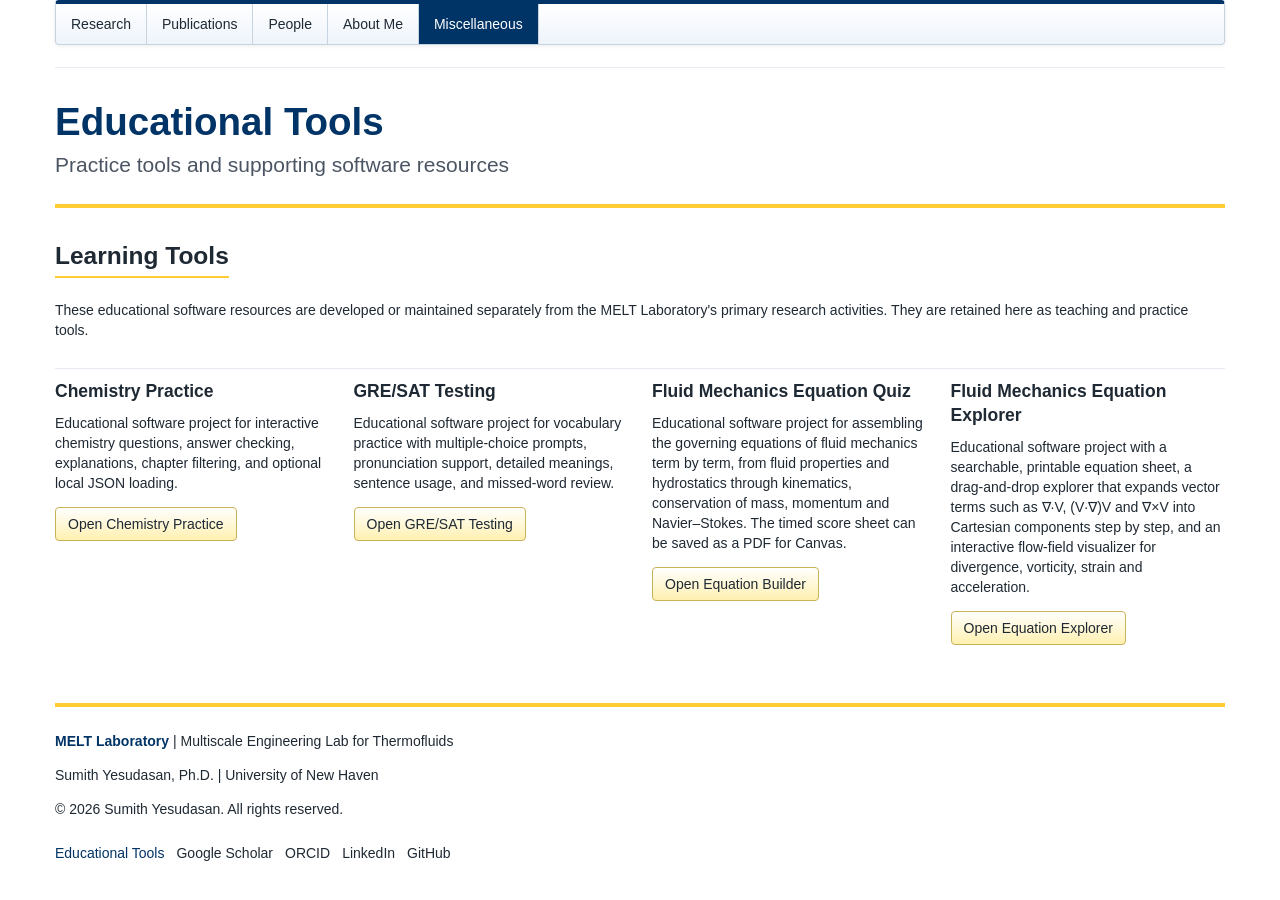
<file: miscellaneous.html>
<!DOCTYPE html>
<html lang="en">
<head>
  <meta charset="UTF-8" />
  <meta name="viewport" content="width=device-width, initial-scale=1.0" />
  <title>Educational Tools | Sumith Yesudasan</title>
  <meta name="description" content="Educational software tools maintained separately from MELT Laboratory primary research activities, including chemistry practice and GRE/SAT vocabulary testing." />
  <link rel="canonical" href="https://sumith.uk/miscellaneous.html" />
  <meta property="og:title" content="Educational Tools | Sumith Yesudasan" />
  <meta property="og:description" content="Educational software tools maintained separately from MELT Laboratory primary research activities, including chemistry practice and GRE/SAT vocabulary testing." />
  <meta property="og:type" content="website" />
  <meta property="og:url" content="https://sumith.uk/miscellaneous.html" />
  <meta property="og:image" content="https://sumith.uk/images/main_banner3.png" />
  <meta name="twitter:card" content="summary_large_image" />
  <link rel="stylesheet" href="styles.css" />
  <link rel="icon" href="images/main_banner3.png" />

</head>
<body>
<header class="site-header">
  <nav class="site-nav" aria-label="Primary navigation">
    <a class="logo" href="index.html"><span>MELT</span> Laboratory</a>
    <button class="nav-toggle" type="button" aria-label="Toggle menu" aria-expanded="false" aria-controls="primary-links">&#9776;</button>
    <div class="nav-links" id="primary-links">
      <a href="index.html">Research</a>
      <a href="publications.html">Publications</a>
      <a href="people.html">People</a>
      <a href="aboutme.html">About Me</a>
      <a href="miscellaneous.html" class="active" aria-current="page">Miscellaneous</a>
    </div>
  </nav>
</header>
<section class="page-hero"><h1>Educational Tools</h1><p>Practice tools and supporting software resources</p></section>
<main><section><div class="section-title"><h2>Learning Tools</h2></div><div class="notice">
  <p>These educational software resources are developed or maintained separately from the MELT Laboratory's primary research activities. They are retained here as teaching and practice tools.</p>

</div></section><section><div class="tool-grid"><article class="tool-card"><h3>Chemistry Practice</h3><p>Educational software project for interactive chemistry questions, answer checking, explanations, chapter filtering, and optional local JSON loading.</p>
  <a class="primary-button" href="chemistryquiz.html">Open Chemistry Practice</a></article><article class="tool-card"><h3>GRE/SAT Testing</h3><p>Educational software project for vocabulary practice with multiple-choice prompts, pronunciation support, detailed meanings, sentence usage, and missed-word review.</p>
    <a class="primary-button" href="GRESATtesting.html">Open GRE/SAT Testing</a></article>
<article class="tool-card"><h3>Fluid Mechanics Equation Quiz</h3><p>Educational software project for assembling the governing equations of fluid mechanics term by term, from fluid properties and hydrostatics through kinematics, conservation of mass, momentum and Navier–Stokes. The timed score sheet can be saved as a PDF for Canvas.</p>
  <a class="primary-button" href="fluidequations.html">Open Equation Builder</a></article>
  <article class="tool-card"><h3>Fluid Mechanics Equation Explorer</h3><p>Educational software project with a searchable, printable equation sheet, a drag-and-drop explorer that expands vector terms such as ∇·V, (V·∇)V and ∇×V into Cartesian components step by step, and an interactive flow-field visualizer for divergence, vorticity, strain and acceleration.</p>
  <a class="primary-button" href="fluidexplorer.html">Open Equation Explorer</a></article>
  
</div></section></main>
<footer class="site-footer">
  <div class="footer-inner">
    <div>
      <p><strong>MELT Laboratory</strong> | Multiscale Engineering Lab for Thermofluids</p>
      <p>Sumith Yesudasan, Ph.D. | University of New Haven</p>
      <p>&copy; <span data-current-year></span> Sumith Yesudasan. All rights reserved.</p>
    </div>
    <div class="footer-links" aria-label="Footer links">
      <a href="miscellaneous.html" class="active" aria-current="page">Educational Tools</a>
      <a href="https://scholar.google.com/citations?user=P9SuMksAAAAJ&hl=en" target="_blank" rel="noopener">Google Scholar</a>
      <a href="http://orcid.org/0000-0001-6379-2138" target="_blank" rel="noopener">ORCID</a>
      <a href="https://www.linkedin.com/in/ydsumith/" target="_blank" rel="noopener">LinkedIn</a>
      <a href="https://github.com/ydsumith" target="_blank" rel="noopener">GitHub</a>
    </div>
  </div>
</footer>
<button class="back-to-top" type="button" data-back-to-top aria-label="Back to top">Top</button>
<script src="site.js" defer></script>
</body>
</html>
</file>
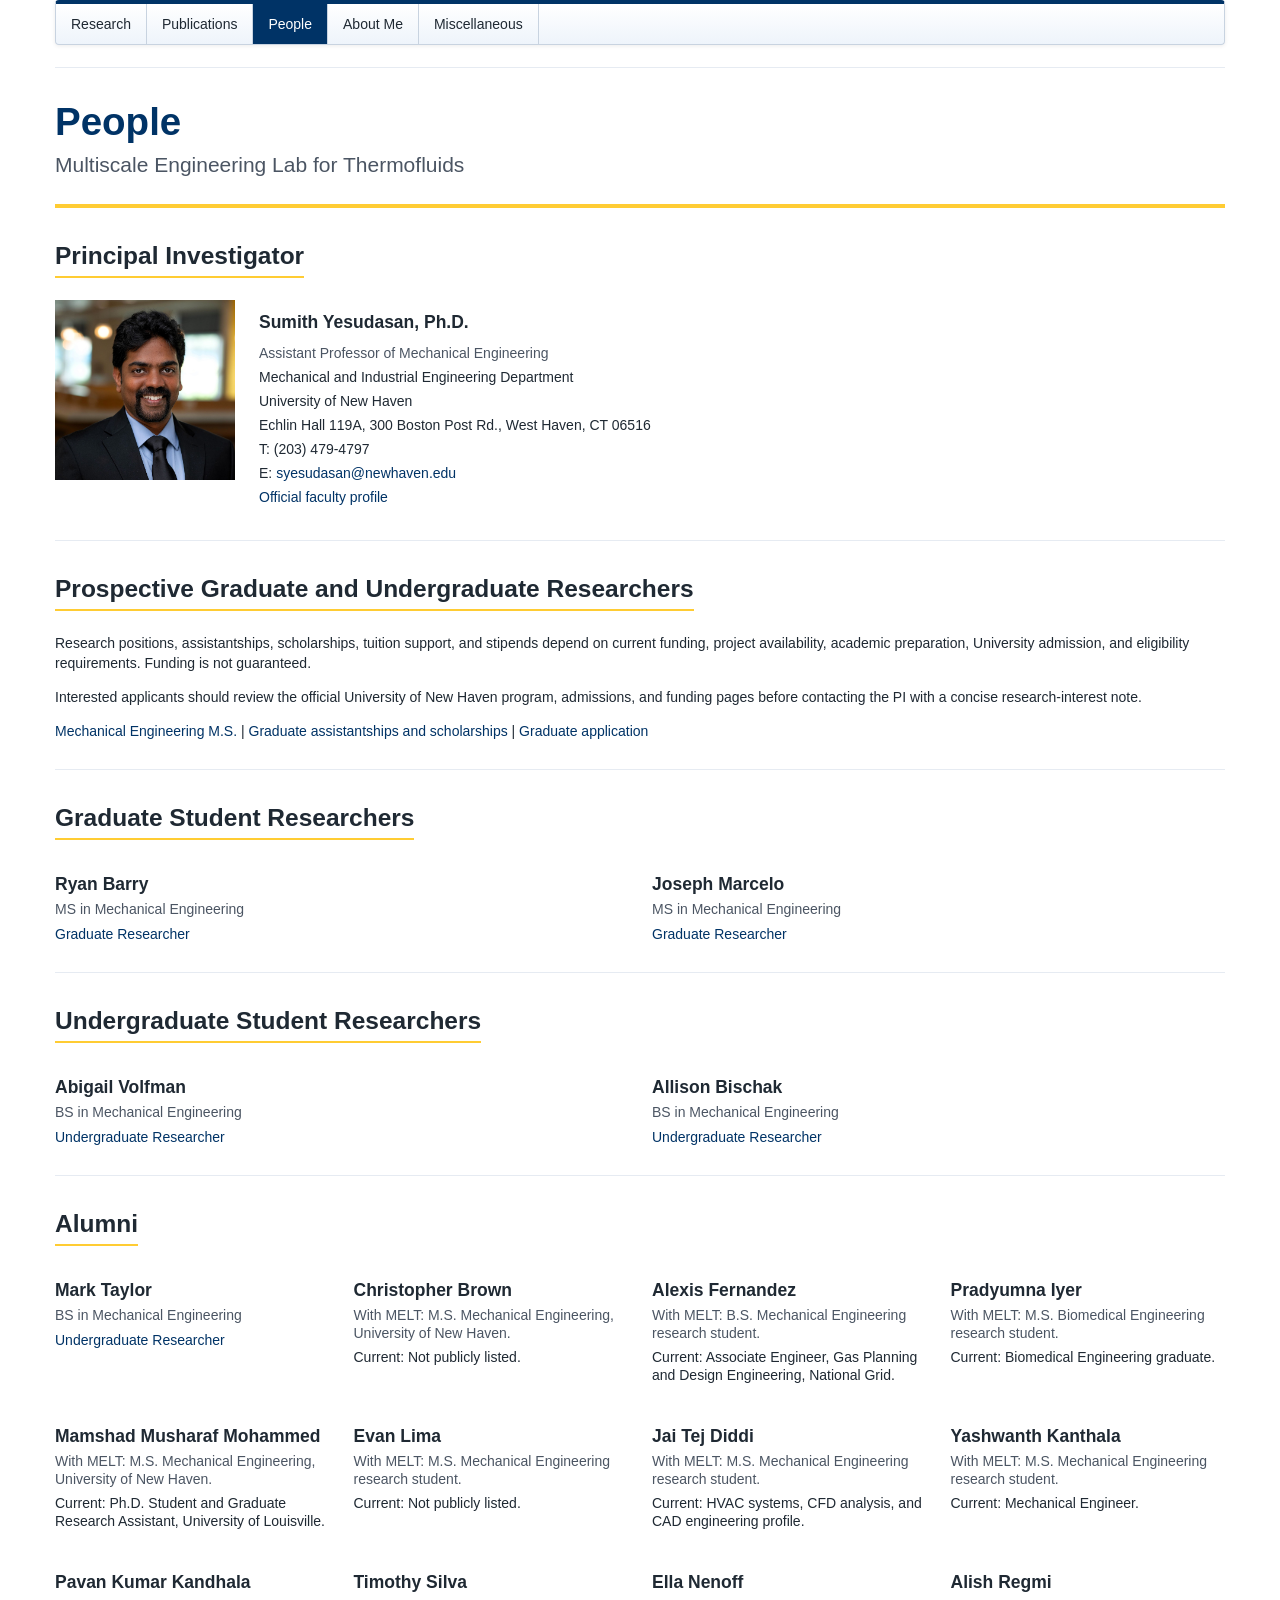
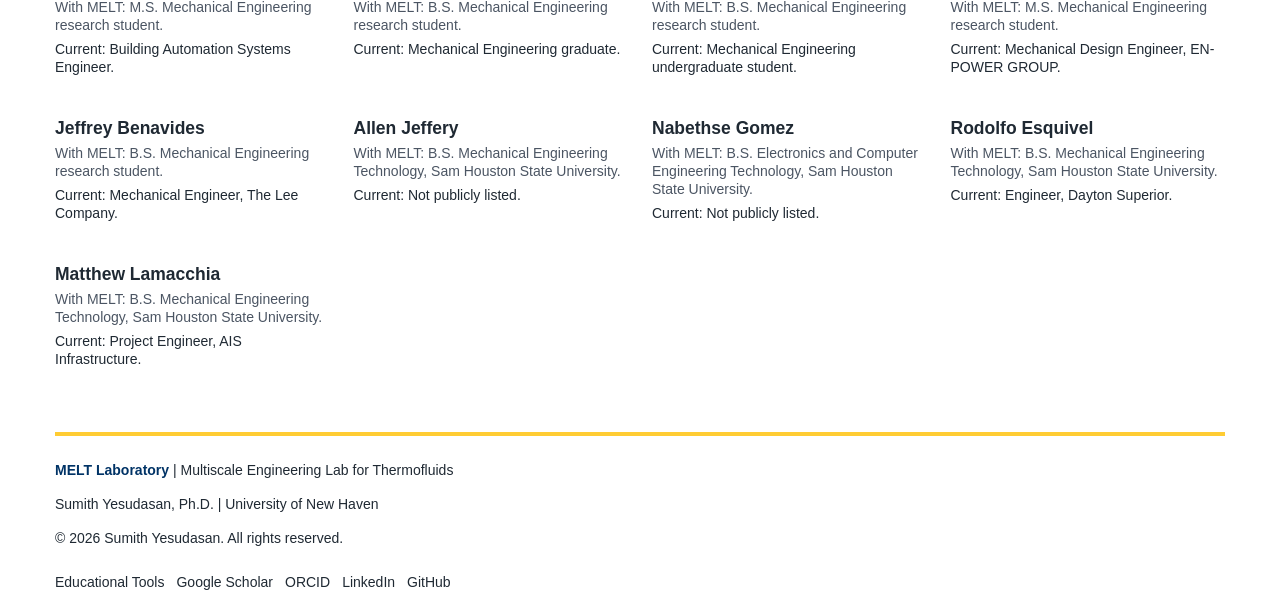
<file: people.html>
<!DOCTYPE html>
<html lang="en">
<head>
  <meta charset="UTF-8" />
  <meta name="viewport" content="width=device-width, initial-scale=1.0" />
  <title>People | MELT Laboratory</title>
  <meta name="description" content="People page for the MELT Laboratory, including the principal investigator, current researchers, alumni, and prospective-student information." />
  <link rel="canonical" href="https://sumith.uk/people.html" />
  <meta property="og:title" content="People | MELT Laboratory" />
  <meta property="og:description" content="People page for the MELT Laboratory, including the principal investigator, current researchers, alumni, and prospective-student information." />
  <meta property="og:type" content="website" />
  <meta property="og:url" content="https://sumith.uk/people.html" />
  <meta property="og:image" content="https://sumith.uk/images/main_banner3.png" />
  <meta name="twitter:card" content="summary_large_image" />
  <link rel="stylesheet" href="styles.css" />
  <link rel="icon" href="images/main_banner3.png" />

</head>
<body>
<header class="site-header">
  <nav class="site-nav" aria-label="Primary navigation">
    <a class="logo" href="index.html"><span>MELT</span> Laboratory</a>
    <button class="nav-toggle" type="button" aria-label="Toggle menu" aria-expanded="false" aria-controls="primary-links">&#9776;</button>
    <div class="nav-links" id="primary-links">
      <a href="index.html">Research</a>
      <a href="publications.html">Publications</a>
      <a href="people.html" class="active" aria-current="page">People</a>
      <a href="aboutme.html">About Me</a>
      <a href="miscellaneous.html">Miscellaneous</a>
    </div>
  </nav>
</header>
<section class="page-hero"><h1>People</h1><p>Multiscale Engineering Lab for Thermofluids</p></section>
<main>
  <section><div class="section-title"><h2>Principal Investigator</h2></div><div class="card pi-card"><img src="images/sumith.jpg" alt="Portrait of Sumith Yesudasan" class="pi-photo" width="220" height="220"><div><h3>Sumith Yesudasan, Ph.D.</h3><p class="role">Assistant Professor of Mechanical Engineering</p><p>Mechanical and Industrial Engineering Department</p><p>University of New Haven</p><p>Echlin Hall 119A, 300 Boston Post Rd., West Haven, CT 06516</p><p>T: (203) 479-4797</p><p>E: <a href="mailto:syesudasan@newhaven.edu">syesudasan@newhaven.edu</a></p><p><a class="doi-link" href="https://www.newhaven.edu/faculty-staff-profiles/sumith-yesudasan.php" target="_blank" rel="noopener">Official faculty profile</a></p></div></div></section>
  <section id="prospective-researchers"><div class="section-title"><h2>Prospective Graduate and Undergraduate Researchers</h2></div><div class="card"><p>Research positions, assistantships, scholarships, tuition support, and stipends depend on current funding, project availability, academic preparation, University admission, and eligibility requirements. Funding is not guaranteed.</p><p>Interested applicants should review the official University of New Haven program, admissions, and funding pages before contacting the PI with a concise research-interest note.</p><p><a class="doi-link" href="https://www.newhaven.edu/engineering/graduate-programs/mechanical-engineering/index.php" target="_blank" rel="noopener">Mechanical Engineering M.S.</a> | <a class="doi-link" href="https://www.newhaven.edu/admissions/graduate/graduate-assistantships-scholarships/index.php" target="_blank" rel="noopener">Graduate assistantships and scholarships</a> | <a class="doi-link" href="https://graduate.newhaven.edu/apply/" target="_blank" rel="noopener">Graduate application</a></p></div></section>
  
  
 <section>
    <div class="section-title"><h2>Graduate Student Researchers</h2></div>
    <div class="people-grid">
      <article class="person-card"><h3>Ryan Barry</h3><p class="role">MS in Mechanical Engineering</p><span class="status-badge">Graduate Researcher</span></article>
      <article class="person-card"><h3>Joseph Marcelo</h3><p class="role">MS in Mechanical Engineering</p><span class="status-badge">Graduate Researcher</span></article>
    </div>
  </section>

  <section>
    <div class="section-title"><h2>Undergraduate Student Researchers</h2></div>
    <div class="people-grid">
      <article class="person-card"><h3>Abigail Volfman</h3><p class="role">BS in Mechanical Engineering</p><span class="status-badge">Undergraduate Researcher</span></article>
      <article class="person-card"><h3>Allison Bischak</h3><p class="role">BS in Mechanical Engineering</p><span class="status-badge">Undergraduate Researcher</span></article>
    </div>
  </section>

  <section>
    <div class="section-title"><h2>Alumni</h2></div>
    <div class="people-grid">
      <article class="person-card"><h3>Mark Taylor</h3><p class="role">BS in Mechanical Engineering</p><span class="status-badge">Undergraduate Researcher</span></article>
      <article class="person-card"><h3>Christopher Brown</h3><p class="role">With MELT: M.S. Mechanical Engineering, University of New Haven.</p><p>Current: Not publicly listed.</p></article>
      <article class="person-card"><h3>Alexis Fernandez</h3><p class="role">With MELT: B.S. Mechanical Engineering research student.</p><p>Current: Associate Engineer, Gas Planning and Design Engineering, National Grid.</p></article>
      <article class="person-card"><h3>Pradyumna Iyer</h3><p class="role">With MELT: M.S. Biomedical Engineering research student.</p><p>Current: Biomedical Engineering graduate.</p></article>
      <article class="person-card"><h3>Mamshad Musharaf Mohammed</h3><p class="role">With MELT: M.S. Mechanical Engineering, University of New Haven.</p><p>Current: Ph.D. Student and Graduate Research Assistant, University of Louisville.</p></article>
      <article class="person-card"><h3>Evan Lima</h3><p class="role">With MELT: M.S. Mechanical Engineering research student.</p><p>Current: Not publicly listed.</p></article>
      <article class="person-card"><h3>Jai Tej Diddi</h3><p class="role">With MELT: M.S. Mechanical Engineering research student.</p><p>Current: HVAC systems, CFD analysis, and CAD engineering profile.</p></article>
      <article class="person-card"><h3>Yashwanth Kanthala</h3><p class="role">With MELT: M.S. Mechanical Engineering research student.</p><p>Current: Mechanical Engineer.</p></article>
      <article class="person-card"><h3>Pavan Kumar Kandhala</h3><p class="role">With MELT: M.S. Mechanical Engineering research student.</p><p>Current: Building Automation Systems Engineer.</p></article>
      <article class="person-card"><h3>Timothy Silva</h3><p class="role">With MELT: B.S. Mechanical Engineering research student.</p><p>Current: Mechanical Engineering graduate.</p></article>
      <article class="person-card"><h3>Ella Nenoff</h3><p class="role">With MELT: B.S. Mechanical Engineering research student.</p><p>Current: Mechanical Engineering undergraduate student.</p></article>
      <article class="person-card"><h3>Alish Regmi</h3><p class="role">With MELT: M.S. Mechanical Engineering research student.</p><p>Current: Mechanical Design Engineer, EN-POWER GROUP.</p></article>
      <article class="person-card"><h3>Jeffrey Benavides</h3><p class="role">With MELT: B.S. Mechanical Engineering research student.</p><p>Current: Mechanical Engineer, The Lee Company.</p></article>
      <article class="person-card"><h3>Allen Jeffery</h3><p class="role">With MELT: B.S. Mechanical Engineering Technology, Sam Houston State University.</p><p>Current: Not publicly listed.</p></article>
      <article class="person-card"><h3>Nabethse Gomez</h3><p class="role">With MELT: B.S. Electronics and Computer Engineering Technology, Sam Houston State University.</p><p>Current: Not publicly listed.</p></article>
      <article class="person-card"><h3>Rodolfo Esquivel</h3><p class="role">With MELT: B.S. Mechanical Engineering Technology, Sam Houston State University.</p><p>Current: Engineer, Dayton Superior.</p></article>
      <article class="person-card"><h3>Matthew Lamacchia</h3><p class="role">With MELT: B.S. Mechanical Engineering Technology, Sam Houston State University.</p><p>Current: Project Engineer, AIS Infrastructure.</p></article>
    </div>
  </section>

</main>
<footer class="site-footer">
  <div class="footer-inner">
    <div>
      <p><strong>MELT Laboratory</strong> | Multiscale Engineering Lab for Thermofluids</p>
      <p>Sumith Yesudasan, Ph.D. | University of New Haven</p>
      <p>&copy; <span data-current-year></span> Sumith Yesudasan. All rights reserved.</p>
    </div>
    <div class="footer-links" aria-label="Footer links">
      <a href="miscellaneous.html">Educational Tools</a>
      <a href="https://scholar.google.com/citations?user=P9SuMksAAAAJ&hl=en" target="_blank" rel="noopener">Google Scholar</a>
      <a href="http://orcid.org/0000-0001-6379-2138" target="_blank" rel="noopener">ORCID</a>
      <a href="https://www.linkedin.com/in/ydsumith/" target="_blank" rel="noopener">LinkedIn</a>
      <a href="https://github.com/ydsumith" target="_blank" rel="noopener">GitHub</a>
    </div>
  </div>
</footer>
<button class="back-to-top" type="button" data-back-to-top aria-label="Back to top">Top</button>
<script src="site.js" defer></script>
</body>
</html>
</file>
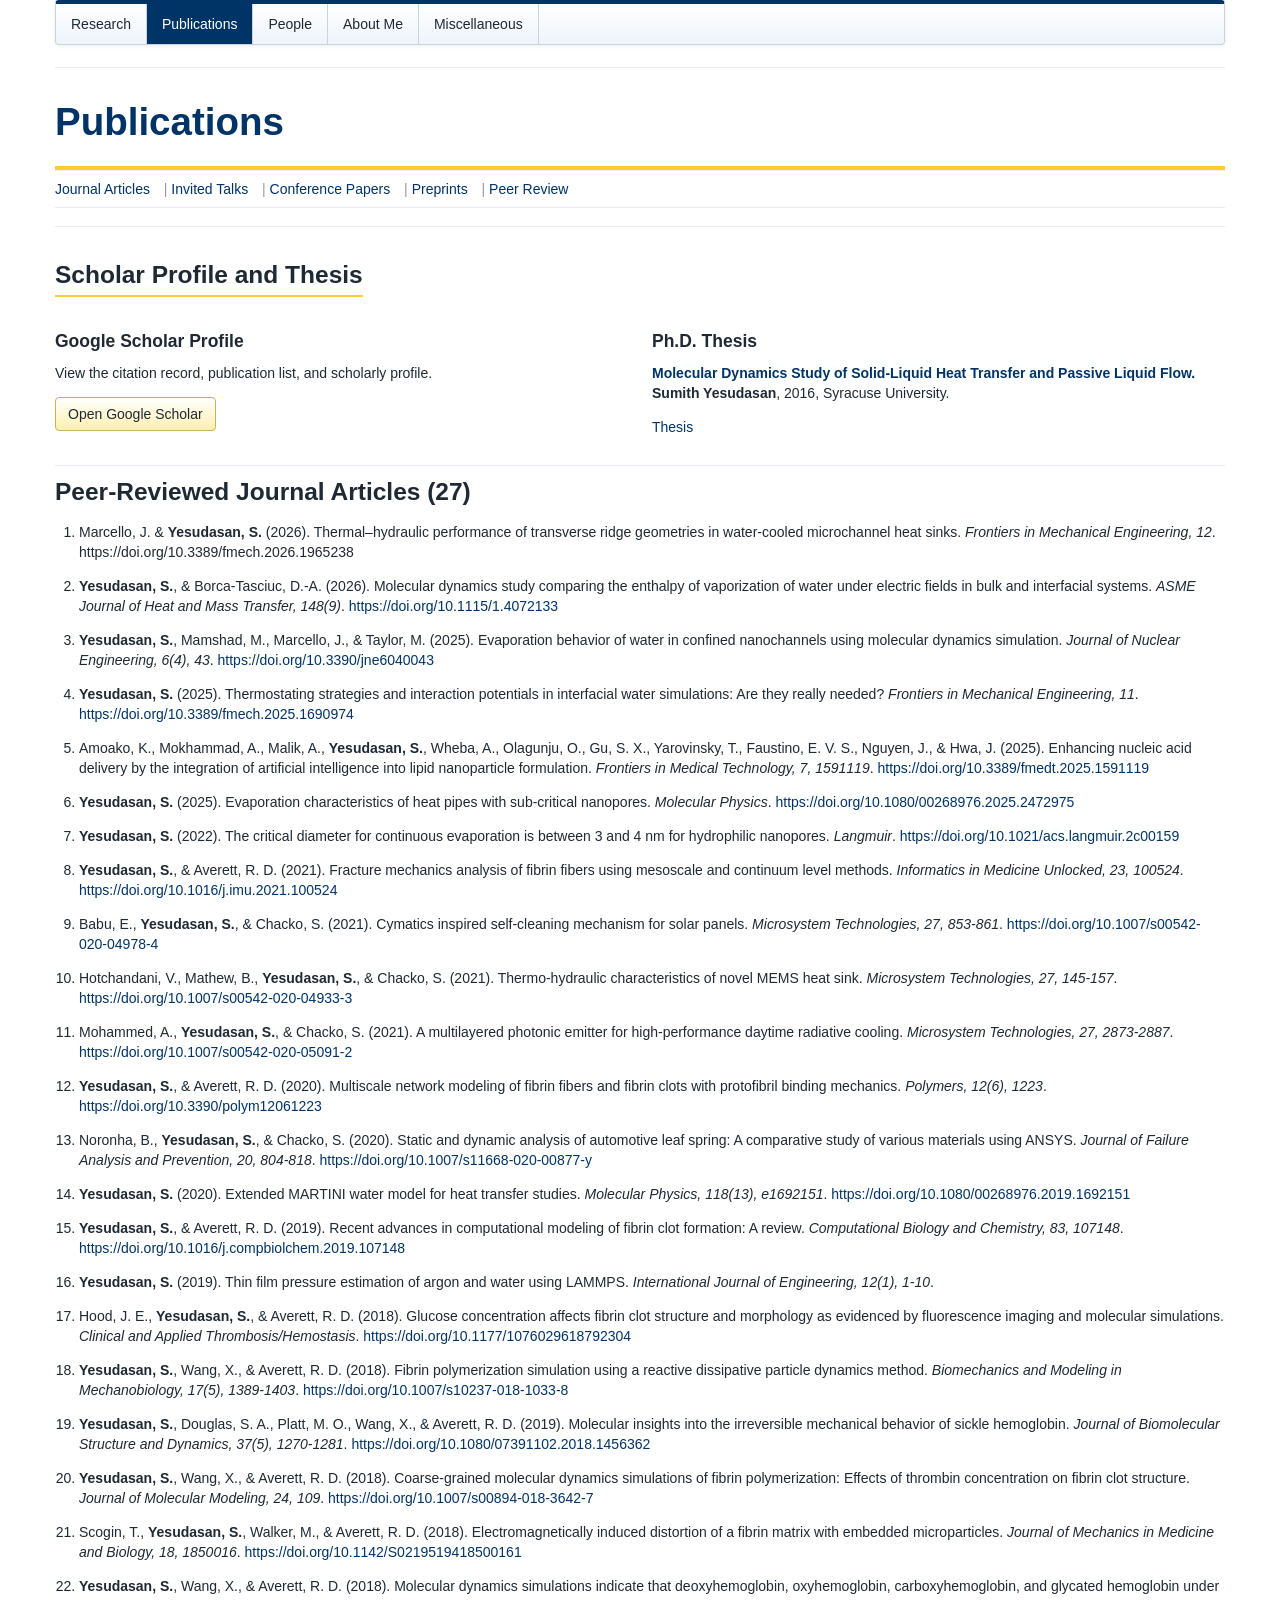
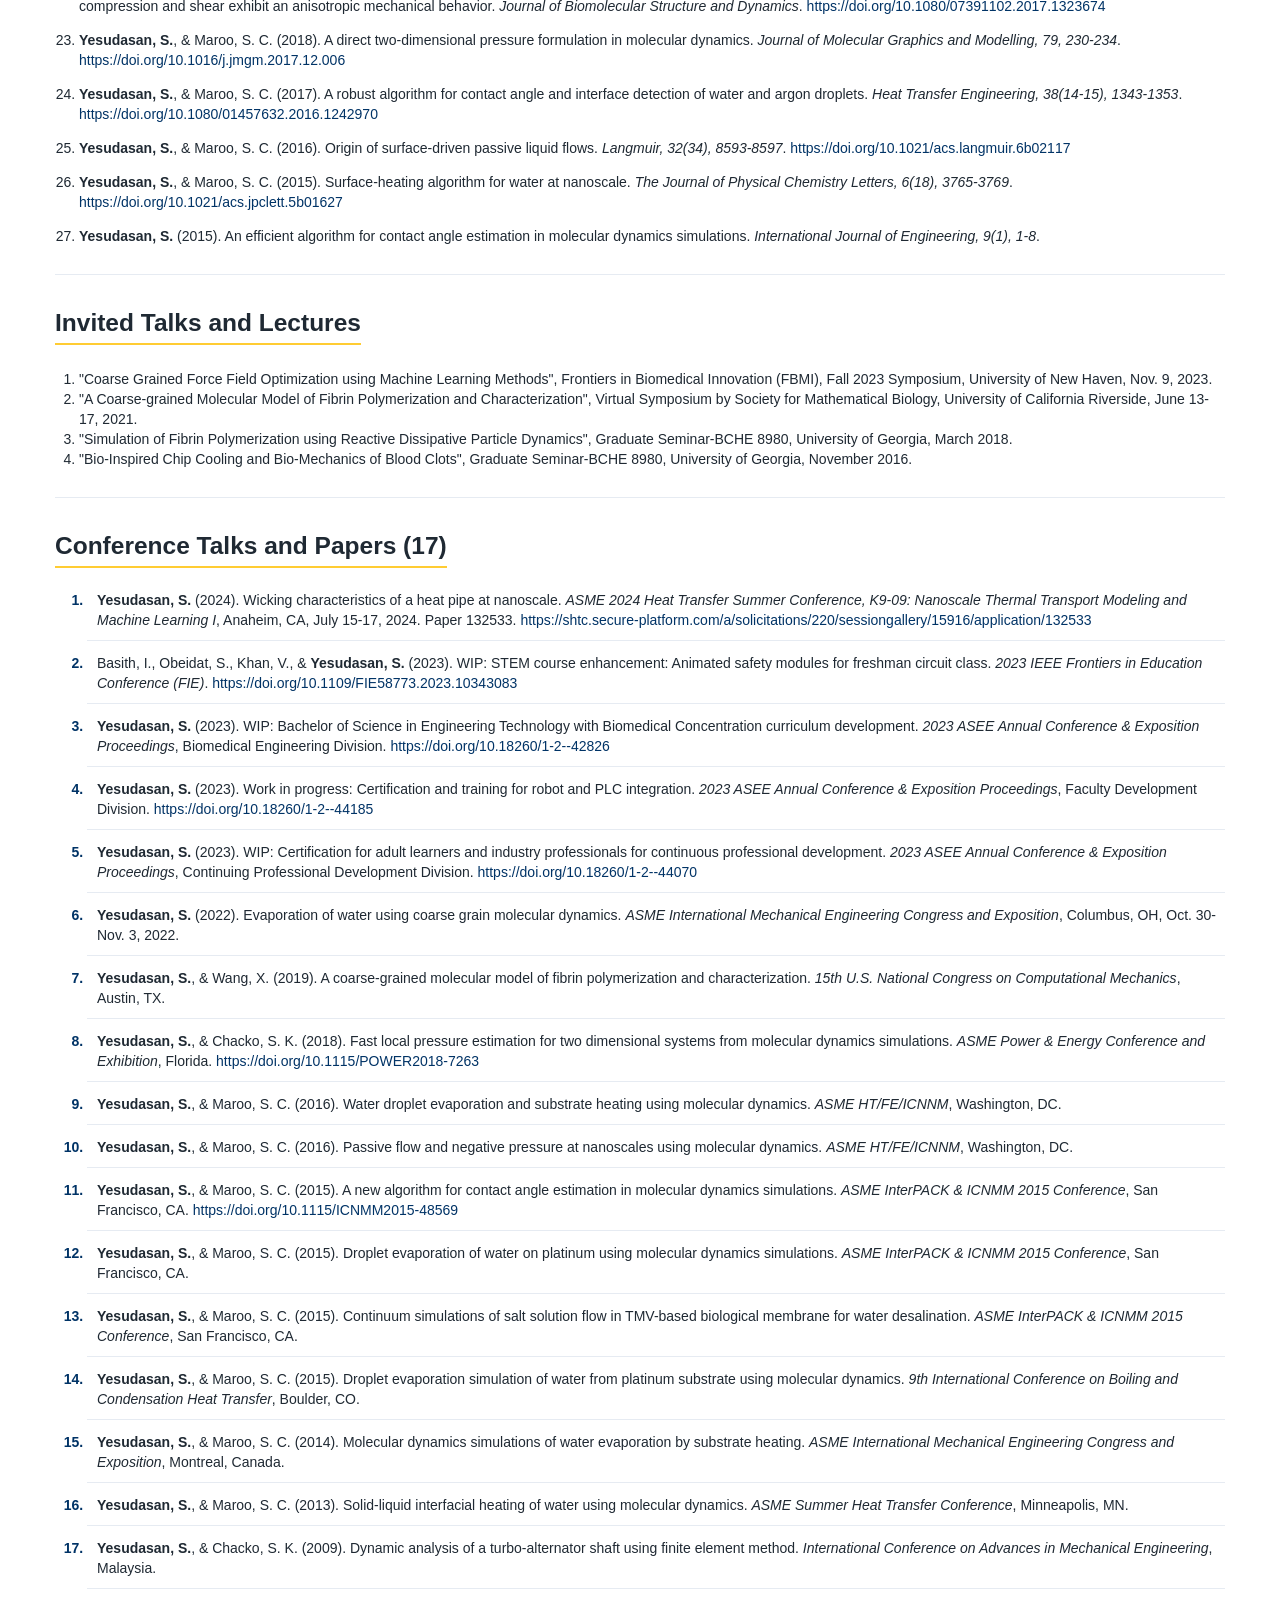
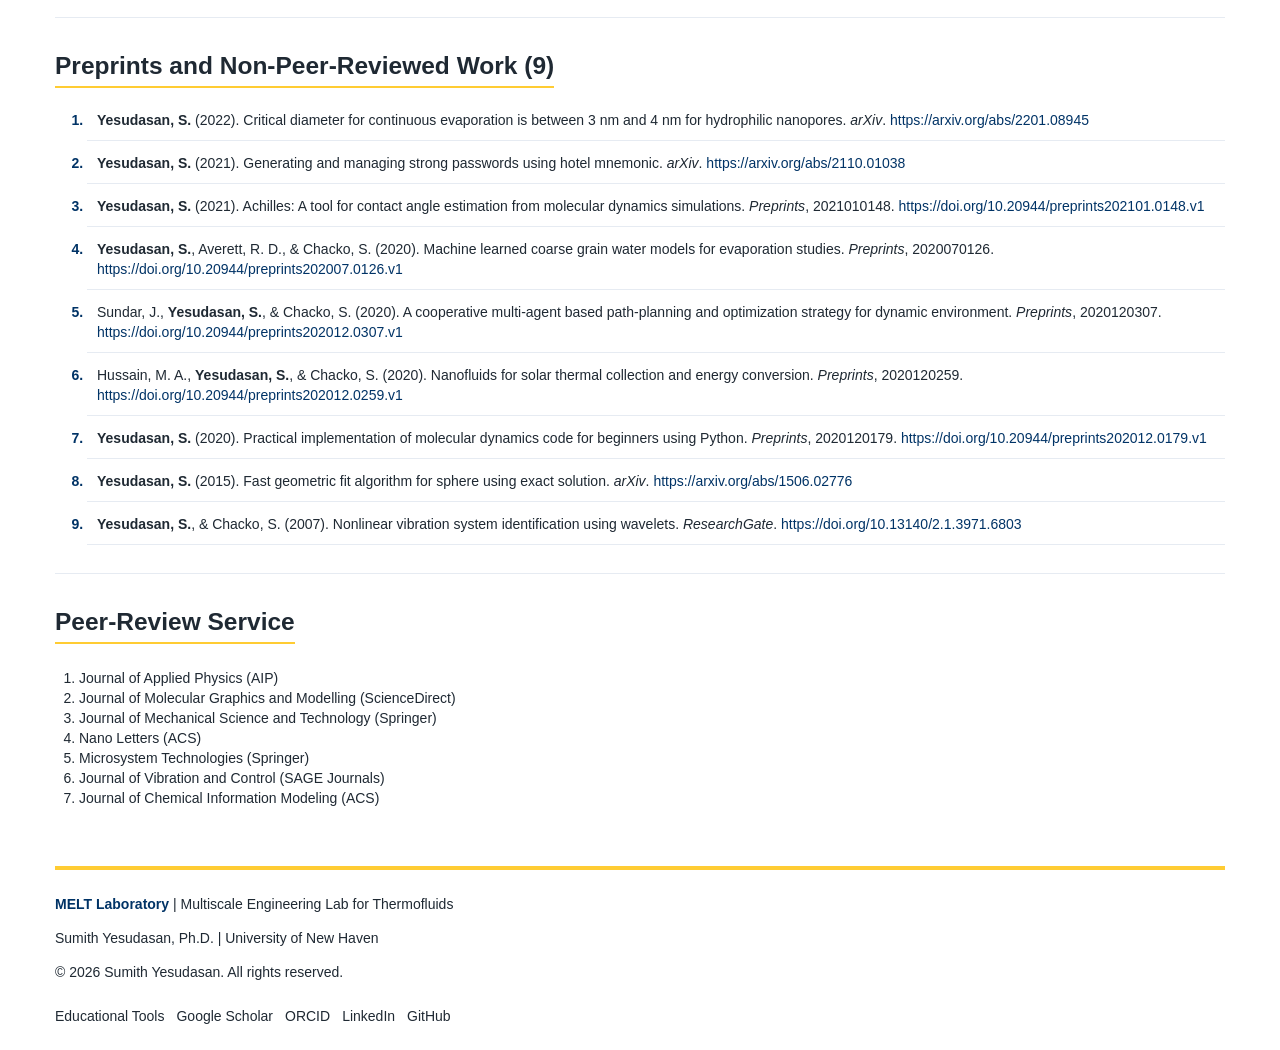
<file: publications.html>
<!DOCTYPE html>
<html lang="en">
<head>
  <meta charset="UTF-8" />
  <meta name="viewport" content="width=device-width, initial-scale=1.0" />
  <title>Publications | MELT Laboratory</title>
  <meta name="description" content="Publications, talks, preprints, thesis, and peer-review service for Sumith Yesudasan, Ph.D." />
  <link rel="canonical" href="https://sumith.uk/publications.html" />
  <meta property="og:title" content="Publications | MELT Laboratory" />
  <meta property="og:description" content="Publications, talks, preprints, thesis, and peer-review service for Sumith Yesudasan, Ph.D." />
  <meta property="og:type" content="website" />
  <meta property="og:url" content="https://sumith.uk/publications.html" />
  <meta property="og:image" content="https://sumith.uk/images/main_banner3.png" />
  <meta name="twitter:card" content="summary_large_image" />
  <link rel="stylesheet" href="styles.css" />
  <link rel="icon" href="images/main_banner3.png" />

</head>
<body>
<header class="site-header">
  <nav class="site-nav" aria-label="Primary navigation">
    <a class="logo" href="index.html"><span>MELT</span> Laboratory</a>
    <button class="nav-toggle" type="button" aria-label="Toggle menu" aria-expanded="false" aria-controls="primary-links">&#9776;</button>
    <div class="nav-links" id="primary-links">
      <a href="index.html">Research</a>
      <a href="publications.html" class="active" aria-current="page">Publications</a>
      <a href="people.html">People</a>
      <a href="aboutme.html">About Me</a>
      <a href="miscellaneous.html">Miscellaneous</a>
    </div>
  </nav>
</header>
<section class="page-hero"><h1>Publications</h1></section>
<main>
  <nav class="quick-nav" aria-label="Publication page sections"><a href="#journal-articles">Journal Articles</a><a href="#invited-talks">Invited Talks</a><a href="#conference-papers">Conference Papers</a><a href="#preprints">Preprints</a><a href="#peer-review">Peer Review</a></nav>
  <section id="scholar-profile"><div class="section-title"><h2>Scholar Profile and Thesis</h2></div><div class="grid"><article class="card"><h3>Google Scholar Profile</h3><p>View the citation record, publication list, and scholarly profile.</p><a class="primary-button" href="https://scholar.google.com/citations?hl=en&user=P9SuMksAAAAJ" target="_blank" rel="noopener">Open Google Scholar</a></article><article class="card"><h3>Ph.D. Thesis</h3><p><span class="pub-title">Molecular Dynamics Study of Solid-Liquid Heat Transfer and Passive Liquid Flow.</span> <strong>Sumith Yesudasan</strong>, 2016, Syracuse University.</p><a class="doi-link" href="https://surface.syr.edu/etd/632/" target="_blank" rel="noopener">Thesis</a></article></div></section>
<section>
<div>
<h2>Peer-Reviewed Journal Articles (27)</h2>
</div>
<ol>
<li>
<p>Marcello, J. &amp; <strong>Yesudasan, S.</strong> (2026). Thermal–hydraulic performance of transverse ridge geometries in water-cooled microchannel heat sinks. <em>Frontiers in Mechanical Engineering, 12</em>. https://doi.org/10.3389/fmech.2026.1965238</p>
</li>
<li>
<p><strong>Yesudasan, S.</strong>, &amp; Borca-Tasciuc, D.-A. (2026). Molecular dynamics study comparing the enthalpy of vaporization of water under electric fields in bulk and interfacial systems. <em>ASME Journal of Heat and Mass Transfer, 148(9)</em>. <a href="https://doi.org/10.1115/1.4072133" target="_blank" rel="noopener">https://doi.org/10.1115/1.4072133</a></p>
</li>
<li>
<p><strong>Yesudasan, S.</strong>, Mamshad, M., Marcello, J., &amp; Taylor, M. (2025). Evaporation behavior of water in confined nanochannels using molecular dynamics simulation. <em>Journal of Nuclear Engineering, 6(4), 43</em>. <a href="https://doi.org/10.3390/jne6040043" target="_blank" rel="noopener">https://doi.org/10.3390/jne6040043</a></p>
</li>
<li>
<p><strong>Yesudasan, S.</strong> (2025). Thermostating strategies and interaction potentials in interfacial water simulations: Are they really needed? <em>Frontiers in Mechanical Engineering, 11</em>. <a href="https://doi.org/10.3389/fmech.2025.1690974" target="_blank" rel="noopener">https://doi.org/10.3389/fmech.2025.1690974</a></p>
</li>
<li>
<p>Amoako, K., Mokhammad, A., Malik, A., <strong>Yesudasan, S.</strong>, Wheba, A., Olagunju, O., Gu, S. X., Yarovinsky, T., Faustino, E. V. S., Nguyen, J., &amp; Hwa, J. (2025). Enhancing nucleic acid delivery by the integration of artificial intelligence into lipid nanoparticle formulation. <em>Frontiers in Medical Technology, 7, 1591119</em>. <a href="https://doi.org/10.3389/fmedt.2025.1591119" target="_blank" rel="noopener">https://doi.org/10.3389/fmedt.2025.1591119</a></p>
</li>
<li>
<p><strong>Yesudasan, S.</strong> (2025). Evaporation characteristics of heat pipes with sub-critical nanopores. <em>Molecular Physics</em>. <a href="https://doi.org/10.1080/00268976.2025.2472975" target="_blank" rel="noopener">https://doi.org/10.1080/00268976.2025.2472975</a></p>
</li>
<li>
<p><strong>Yesudasan, S.</strong> (2022). The critical diameter for continuous evaporation is between 3 and 4 nm for hydrophilic nanopores. <em>Langmuir</em>. <a href="https://doi.org/10.1021/acs.langmuir.2c00159" target="_blank" rel="noopener">https://doi.org/10.1021/acs.langmuir.2c00159</a></p>
</li>
<li>
<p><strong>Yesudasan, S.</strong>, &amp; Averett, R. D. (2021). Fracture mechanics analysis of fibrin fibers using mesoscale and continuum level methods. <em>Informatics in Medicine Unlocked, 23, 100524</em>. <a href="https://doi.org/10.1016/j.imu.2021.100524" target="_blank" rel="noopener">https://doi.org/10.1016/j.imu.2021.100524</a></p>
</li>
<li>
<p>Babu, E., <strong>Yesudasan, S.</strong>, &amp; Chacko, S. (2021). Cymatics inspired self-cleaning mechanism for solar panels. <em>Microsystem Technologies, 27, 853-861</em>. <a href="https://doi.org/10.1007/s00542-020-04978-4" target="_blank" rel="noopener">https://doi.org/10.1007/s00542-020-04978-4</a></p>
</li>
<li>
<p>Hotchandani, V., Mathew, B., <strong>Yesudasan, S.</strong>, &amp; Chacko, S. (2021). Thermo-hydraulic characteristics of novel MEMS heat sink. <em>Microsystem Technologies, 27, 145-157</em>. <a href="https://doi.org/10.1007/s00542-020-04933-3" target="_blank" rel="noopener">https://doi.org/10.1007/s00542-020-04933-3</a></p>
</li>
<li>
<p>Mohammed, A., <strong>Yesudasan, S.</strong>, &amp; Chacko, S. (2021). A multilayered photonic emitter for high-performance daytime radiative cooling. <em>Microsystem Technologies, 27, 2873-2887</em>. <a href="https://doi.org/10.1007/s00542-020-05091-2" target="_blank" rel="noopener">https://doi.org/10.1007/s00542-020-05091-2</a></p>
</li>
<li>
<p><strong>Yesudasan, S.</strong>, &amp; Averett, R. D. (2020). Multiscale network modeling of fibrin fibers and fibrin clots with protofibril binding mechanics. <em>Polymers, 12(6), 1223</em>. <a href="https://doi.org/10.3390/polym12061223" target="_blank" rel="noopener">https://doi.org/10.3390/polym12061223</a></p>
</li>
<li>
<p>Noronha, B., <strong>Yesudasan, S.</strong>, &amp; Chacko, S. (2020). Static and dynamic analysis of automotive leaf spring: A comparative study of various materials using ANSYS. <em>Journal of Failure Analysis and Prevention, 20, 804-818</em>. <a href="https://doi.org/10.1007/s11668-020-00877-y" target="_blank" rel="noopener">https://doi.org/10.1007/s11668-020-00877-y</a></p>
</li>
<li>
<p><strong>Yesudasan, S.</strong> (2020). Extended MARTINI water model for heat transfer studies. <em>Molecular Physics, 118(13), e1692151</em>. <a href="https://doi.org/10.1080/00268976.2019.1692151" target="_blank" rel="noopener">https://doi.org/10.1080/00268976.2019.1692151</a></p>
</li>
<li>
<p><strong>Yesudasan, S.</strong>, &amp; Averett, R. D. (2019). Recent advances in computational modeling of fibrin clot formation: A review. <em>Computational Biology and Chemistry, 83, 107148</em>. <a href="https://doi.org/10.1016/j.compbiolchem.2019.107148" target="_blank" rel="noopener">https://doi.org/10.1016/j.compbiolchem.2019.107148</a></p>
</li>
<li>
<p><strong>Yesudasan, S.</strong> (2019). Thin film pressure estimation of argon and water using LAMMPS. <em>International Journal of Engineering, 12(1), 1-10</em>.</p>
</li>
<li>
<p>Hood, J. E., <strong>Yesudasan, S.</strong>, &amp; Averett, R. D. (2018). Glucose concentration affects fibrin clot structure and morphology as evidenced by fluorescence imaging and molecular simulations. <em>Clinical and Applied Thrombosis/Hemostasis</em>. <a href="https://doi.org/10.1177/1076029618792304" target="_blank" rel="noopener">https://doi.org/10.1177/1076029618792304</a></p>
</li>
<li>
<p><strong>Yesudasan, S.</strong>, Wang, X., &amp; Averett, R. D. (2018). Fibrin polymerization simulation using a reactive dissipative particle dynamics method. <em>Biomechanics and Modeling in Mechanobiology, 17(5), 1389-1403</em>. <a href="https://doi.org/10.1007/s10237-018-1033-8" target="_blank" rel="noopener">https://doi.org/10.1007/s10237-018-1033-8</a></p>
</li>
<li>
<p><strong>Yesudasan, S.</strong>, Douglas, S. A., Platt, M. O., Wang, X., &amp; Averett, R. D. (2019). Molecular insights into the irreversible mechanical behavior of sickle hemoglobin. <em>Journal of Biomolecular Structure and Dynamics, 37(5), 1270-1281</em>. <a href="https://doi.org/10.1080/07391102.2018.1456362" target="_blank" rel="noopener">https://doi.org/10.1080/07391102.2018.1456362</a></p>
</li>
<li>
<p><strong>Yesudasan, S.</strong>, Wang, X., &amp; Averett, R. D. (2018). Coarse-grained molecular dynamics simulations of fibrin polymerization: Effects of thrombin concentration on fibrin clot structure. <em>Journal of Molecular Modeling, 24, 109</em>. <a href="https://doi.org/10.1007/s00894-018-3642-7" target="_blank" rel="noopener">https://doi.org/10.1007/s00894-018-3642-7</a></p>
</li>
<li>
<p>Scogin, T., <strong>Yesudasan, S.</strong>, Walker, M., &amp; Averett, R. D. (2018). Electromagnetically induced distortion of a fibrin matrix with embedded microparticles. <em>Journal of Mechanics in Medicine and Biology, 18, 1850016</em>. <a href="https://doi.org/10.1142/S0219519418500161" target="_blank" rel="noopener">https://doi.org/10.1142/S0219519418500161</a></p>
</li>
<li>
<p><strong>Yesudasan, S.</strong>, Wang, X., &amp; Averett, R. D. (2018). Molecular dynamics simulations indicate that deoxyhemoglobin, oxyhemoglobin, carboxyhemoglobin, and glycated hemoglobin under compression and shear exhibit an anisotropic mechanical behavior. <em>Journal of Biomolecular Structure and Dynamics</em>. <a href="https://doi.org/10.1080/07391102.2017.1323674" target="_blank" rel="noopener">https://doi.org/10.1080/07391102.2017.1323674</a></p>
</li>
<li>
<p><strong>Yesudasan, S.</strong>, &amp; Maroo, S. C. (2018). A direct two-dimensional pressure formulation in molecular dynamics. <em>Journal of Molecular Graphics and Modelling, 79, 230-234</em>. <a href="https://doi.org/10.1016/j.jmgm.2017.12.006" target="_blank" rel="noopener">https://doi.org/10.1016/j.jmgm.2017.12.006</a></p>
</li>
<li>
<p><strong>Yesudasan, S.</strong>, &amp; Maroo, S. C. (2017). A robust algorithm for contact angle and interface detection of water and argon droplets. <em>Heat Transfer Engineering, 38(14-15), 1343-1353</em>. <a href="https://doi.org/10.1080/01457632.2016.1242970" target="_blank" rel="noopener">https://doi.org/10.1080/01457632.2016.1242970</a></p>
</li>
<li>
<p><strong>Yesudasan, S.</strong>, &amp; Maroo, S. C. (2016). Origin of surface-driven passive liquid flows. <em>Langmuir, 32(34), 8593-8597</em>. <a href="https://doi.org/10.1021/acs.langmuir.6b02117" target="_blank" rel="noopener">https://doi.org/10.1021/acs.langmuir.6b02117</a></p>
</li>
<li>
<p><strong>Yesudasan, S.</strong>, &amp; Maroo, S. C. (2015). Surface-heating algorithm for water at nanoscale. <em>The Journal of Physical Chemistry Letters, 6(18), 3765-3769</em>. <a href="https://doi.org/10.1021/acs.jpclett.5b01627" target="_blank" rel="noopener">https://doi.org/10.1021/acs.jpclett.5b01627</a></p>
</li>
<li>
<p><strong>Yesudasan, S.</strong> (2015). An efficient algorithm for contact angle estimation in molecular dynamics simulations. <em>International Journal of Engineering, 9(1), 1-8</em>.</p>
</li>
</ol>
</section>
  <section id="invited-talks"><div class="section-title"><h2>Invited Talks and Lectures</h2></div><div class="card"><ol><li>"Coarse Grained Force Field Optimization using Machine Learning Methods", Frontiers in Biomedical Innovation (FBMI), Fall 2023 Symposium, University of New Haven, Nov. 9, 2023.</li><li>"A Coarse-grained Molecular Model of Fibrin Polymerization and Characterization", Virtual Symposium by Society for Mathematical Biology, University of California Riverside, June 13-17, 2021.</li><li>"Simulation of Fibrin Polymerization using Reactive Dissipative Particle Dynamics", Graduate Seminar-BCHE 8980, University of Georgia, March 2018.</li><li>"Bio-Inspired Chip Cooling and Bio-Mechanics of Blood Clots", Graduate Seminar-BCHE 8980, University of Georgia, November 2016.</li></ol></div></section>
  <section id="conference-papers"><div class="section-title"><h2>Conference Talks and Papers (17)</h2></div><ol class="reference-list publication-list"><li class="publication-card"><p><strong>Yesudasan, S.</strong> (2024). Wicking characteristics of a heat pipe at nanoscale. <em>ASME 2024 Heat Transfer Summer Conference, K9-09: Nanoscale Thermal Transport Modeling and Machine Learning I</em>, Anaheim, CA, July 15-17, 2024. Paper 132533. <a class="doi-link" href="https://shtc.secure-platform.com/a/solicitations/220/sessiongallery/15916/application/132533" target="_blank" rel="noopener">https://shtc.secure-platform.com/a/solicitations/220/sessiongallery/15916/application/132533</a></p></li><li class="publication-card"><p>Basith, I., Obeidat, S., Khan, V., & <strong>Yesudasan, S.</strong> (2023). WIP: STEM course enhancement: Animated safety modules for freshman circuit class. <em>2023 IEEE Frontiers in Education Conference (FIE)</em>. <a class="doi-link" href="https://doi.org/10.1109/FIE58773.2023.10343083" target="_blank" rel="noopener">https://doi.org/10.1109/FIE58773.2023.10343083</a></p></li><li class="publication-card"><p><strong>Yesudasan, S.</strong> (2023). WIP: Bachelor of Science in Engineering Technology with Biomedical Concentration curriculum development. <em>2023 ASEE Annual Conference &amp; Exposition Proceedings</em>, Biomedical Engineering Division. <a class="doi-link" href="https://doi.org/10.18260/1-2--42826" target="_blank" rel="noopener">https://doi.org/10.18260/1-2--42826</a></p></li><li class="publication-card"><p><strong>Yesudasan, S.</strong> (2023). Work in progress: Certification and training for robot and PLC integration. <em>2023 ASEE Annual Conference &amp; Exposition Proceedings</em>, Faculty Development Division. <a class="doi-link" href="https://doi.org/10.18260/1-2--44185" target="_blank" rel="noopener">https://doi.org/10.18260/1-2--44185</a></p></li><li class="publication-card"><p><strong>Yesudasan, S.</strong> (2023). WIP: Certification for adult learners and industry professionals for continuous professional development. <em>2023 ASEE Annual Conference &amp; Exposition Proceedings</em>, Continuing Professional Development Division. <a class="doi-link" href="https://doi.org/10.18260/1-2--44070" target="_blank" rel="noopener">https://doi.org/10.18260/1-2--44070</a></p></li><li class="publication-card"><p><strong>Yesudasan, S.</strong> (2022). Evaporation of water using coarse grain molecular dynamics. <em>ASME International Mechanical Engineering Congress and Exposition</em>, Columbus, OH, Oct. 30-Nov. 3, 2022.</p></li><li class="publication-card"><p><strong>Yesudasan, S.</strong>, & Wang, X. (2019). A coarse-grained molecular model of fibrin polymerization and characterization. <em>15th U.S. National Congress on Computational Mechanics</em>, Austin, TX.</p></li><li class="publication-card"><p><strong>Yesudasan, S.</strong>, & Chacko, S. K. (2018). Fast local pressure estimation for two dimensional systems from molecular dynamics simulations. <em>ASME Power &amp; Energy Conference and Exhibition</em>, Florida. <a class="doi-link" href="https://doi.org/10.1115/POWER2018-7263" target="_blank" rel="noopener">https://doi.org/10.1115/POWER2018-7263</a></p></li><li class="publication-card"><p><strong>Yesudasan, S.</strong>, & Maroo, S. C. (2016). Water droplet evaporation and substrate heating using molecular dynamics. <em>ASME HT/FE/ICNNM</em>, Washington, DC.</p></li><li class="publication-card"><p><strong>Yesudasan, S.</strong>, & Maroo, S. C. (2016). Passive flow and negative pressure at nanoscales using molecular dynamics. <em>ASME HT/FE/ICNNM</em>, Washington, DC.</p></li><li class="publication-card"><p><strong>Yesudasan, S.</strong>, & Maroo, S. C. (2015). A new algorithm for contact angle estimation in molecular dynamics simulations. <em>ASME InterPACK &amp; ICNMM 2015 Conference</em>, San Francisco, CA. <a class="doi-link" href="https://doi.org/10.1115/ICNMM2015-48569" target="_blank" rel="noopener">https://doi.org/10.1115/ICNMM2015-48569</a></p></li><li class="publication-card"><p><strong>Yesudasan, S.</strong>, & Maroo, S. C. (2015). Droplet evaporation of water on platinum using molecular dynamics simulations. <em>ASME InterPACK &amp; ICNMM 2015 Conference</em>, San Francisco, CA.</p></li><li class="publication-card"><p><strong>Yesudasan, S.</strong>, & Maroo, S. C. (2015). Continuum simulations of salt solution flow in TMV-based biological membrane for water desalination. <em>ASME InterPACK &amp; ICNMM 2015 Conference</em>, San Francisco, CA.</p></li><li class="publication-card"><p><strong>Yesudasan, S.</strong>, & Maroo, S. C. (2015). Droplet evaporation simulation of water from platinum substrate using molecular dynamics. <em>9th International Conference on Boiling and Condensation Heat Transfer</em>, Boulder, CO.</p></li><li class="publication-card"><p><strong>Yesudasan, S.</strong>, & Maroo, S. C. (2014). Molecular dynamics simulations of water evaporation by substrate heating. <em>ASME International Mechanical Engineering Congress and Exposition</em>, Montreal, Canada.</p></li><li class="publication-card"><p><strong>Yesudasan, S.</strong>, & Maroo, S. C. (2013). Solid-liquid interfacial heating of water using molecular dynamics. <em>ASME Summer Heat Transfer Conference</em>, Minneapolis, MN.</p></li><li class="publication-card"><p><strong>Yesudasan, S.</strong>, & Chacko, S. K. (2009). Dynamic analysis of a turbo-alternator shaft using finite element method. <em>International Conference on Advances in Mechanical Engineering</em>, Malaysia.</p></li></ol></section>
  <section id="preprints"><div class="section-title"><h2>Preprints and Non-Peer-Reviewed Work (9)</h2></div><ol class="reference-list publication-list"><li class="publication-card"><p><strong>Yesudasan, S.</strong> (2022). Critical diameter for continuous evaporation is between 3 nm and 4 nm for hydrophilic nanopores. <em>arXiv</em>. <a class="doi-link" href="https://arxiv.org/abs/2201.08945" target="_blank" rel="noopener">https://arxiv.org/abs/2201.08945</a></p></li><li class="publication-card"><p><strong>Yesudasan, S.</strong> (2021). Generating and managing strong passwords using hotel mnemonic. <em>arXiv</em>. <a class="doi-link" href="https://arxiv.org/abs/2110.01038" target="_blank" rel="noopener">https://arxiv.org/abs/2110.01038</a></p></li><li class="publication-card"><p><strong>Yesudasan, S.</strong> (2021). Achilles: A tool for contact angle estimation from molecular dynamics simulations. <em>Preprints</em>, 2021010148. <a class="doi-link" href="https://doi.org/10.20944/preprints202101.0148.v1" target="_blank" rel="noopener">https://doi.org/10.20944/preprints202101.0148.v1</a></p></li><li class="publication-card"><p><strong>Yesudasan, S.</strong>, Averett, R. D., & Chacko, S. (2020). Machine learned coarse grain water models for evaporation studies. <em>Preprints</em>, 2020070126. <a class="doi-link" href="https://doi.org/10.20944/preprints202007.0126.v1" target="_blank" rel="noopener">https://doi.org/10.20944/preprints202007.0126.v1</a></p></li><li class="publication-card"><p>Sundar, J., <strong>Yesudasan, S.</strong>, & Chacko, S. (2020). A cooperative multi-agent based path-planning and optimization strategy for dynamic environment. <em>Preprints</em>, 2020120307. <a class="doi-link" href="https://doi.org/10.20944/preprints202012.0307.v1" target="_blank" rel="noopener">https://doi.org/10.20944/preprints202012.0307.v1</a></p></li><li class="publication-card"><p>Hussain, M. A., <strong>Yesudasan, S.</strong>, & Chacko, S. (2020). Nanofluids for solar thermal collection and energy conversion. <em>Preprints</em>, 2020120259. <a class="doi-link" href="https://doi.org/10.20944/preprints202012.0259.v1" target="_blank" rel="noopener">https://doi.org/10.20944/preprints202012.0259.v1</a></p></li><li class="publication-card"><p><strong>Yesudasan, S.</strong> (2020). Practical implementation of molecular dynamics code for beginners using Python. <em>Preprints</em>, 2020120179. <a class="doi-link" href="https://doi.org/10.20944/preprints202012.0179.v1" target="_blank" rel="noopener">https://doi.org/10.20944/preprints202012.0179.v1</a></p></li><li class="publication-card"><p><strong>Yesudasan, S.</strong> (2015). Fast geometric fit algorithm for sphere using exact solution. <em>arXiv</em>. <a class="doi-link" href="https://arxiv.org/abs/1506.02776" target="_blank" rel="noopener">https://arxiv.org/abs/1506.02776</a></p></li><li class="publication-card"><p><strong>Yesudasan, S.</strong>, & Chacko, S. (2007). Nonlinear vibration system identification using wavelets. <em>ResearchGate</em>. <a class="doi-link" href="https://doi.org/10.13140/2.1.3971.6803" target="_blank" rel="noopener">https://doi.org/10.13140/2.1.3971.6803</a></p></li></ol></section>
  <section id="peer-review"><div class="section-title"><h2>Peer-Review Service</h2></div><div class="card"><ol><li>Journal of Applied Physics (AIP)</li><li>Journal of Molecular Graphics and Modelling (ScienceDirect)</li><li>Journal of Mechanical Science and Technology (Springer)</li><li>Nano Letters (ACS)</li><li>Microsystem Technologies (Springer)</li><li>Journal of Vibration and Control (SAGE Journals)</li><li>Journal of Chemical Information Modeling (ACS)</li></ol></div></section>
</main>
<footer class="site-footer">
  <div class="footer-inner">
    <div>
      <p><strong>MELT Laboratory</strong> | Multiscale Engineering Lab for Thermofluids</p>
      <p>Sumith Yesudasan, Ph.D. | University of New Haven</p>
      <p>&copy; <span data-current-year></span> Sumith Yesudasan. All rights reserved.</p>
    </div>
    <div class="footer-links" aria-label="Footer links">
      <a href="miscellaneous.html">Educational Tools</a>
      <a href="https://scholar.google.com/citations?user=P9SuMksAAAAJ&hl=en" target="_blank" rel="noopener">Google Scholar</a>
      <a href="http://orcid.org/0000-0001-6379-2138" target="_blank" rel="noopener">ORCID</a>
      <a href="https://www.linkedin.com/in/ydsumith/" target="_blank" rel="noopener">LinkedIn</a>
      <a href="https://github.com/ydsumith" target="_blank" rel="noopener">GitHub</a>
    </div>
  </div>
</footer>
<button class="back-to-top" type="button" data-back-to-top aria-label="Back to top">Top</button>
<script src="site.js" defer></script>
</body>
</html>
</file>
<file: styles.css>
:root {
  --bg: #ffffff;
  --text: #1f2933;
  --muted: #4b5563;
  --border: #d8dee8;
  --link: #003366;
  --unh-blue: #003366;
  --unh-gold: #ffcc33;
  --unh-light-blue: #eef4fb;
  --unh-pale-gold: #fff7d7;
  --max: 1170px;
}

* {
  box-sizing: border-box;
}

html {
  scroll-behavior: smooth;
}

body {
  margin: 0;
  min-height: 100vh;
  color: var(--text);
  background: var(--bg);
  font-family: "Helvetica Neue", Helvetica, Arial, sans-serif;
  font-size: 14px;
  line-height: 20px;
  overflow-x: hidden;
}

a {
  color: var(--link);
  text-decoration: none;
}

a:hover {
  color: #001f3f;
  text-decoration: underline;
}

a:focus-visible,
button:focus-visible,
summary:focus-visible {
  outline: 3px solid var(--unh-gold);
  outline-offset: 3px;
}

img {
  max-width: 100%;
  height: auto;
}

.site-header {
  position: static;
  max-width: var(--max);
  margin: 0 auto;
  background: transparent;
  border: 0;
}

.site-nav {
  margin: 0 0 22px;
  padding: 0;
  display: block;
  border: 1px solid #c8d3e0;
  border-radius: 4px;
  background: linear-gradient(#ffffff, #eef4fb);
  box-shadow: inset 0 1px 0 rgba(255, 255, 255, 0.7), 0 1px 4px rgba(0, 0, 0, 0.08);
}

.logo {
  display: none;
}

.nav-links {
  display: flex;
  flex-wrap: wrap;
  gap: 0;
}

.nav-links a {
  margin: 0;
  padding: 10px 15px;
  border-right: 1px solid #c8d3e0;
  color: var(--text);
  font-size: 14px;
  font-weight: normal;
  line-height: 20px;
}

.nav-links a:hover {
  color: #111111;
  background: var(--unh-pale-gold);
  text-decoration: none;
}

.nav-links a.active,
.nav-links a[aria-current="page"] {
  color: #ffffff;
  background: var(--unh-blue);
  text-decoration: none;
}

.nav-toggle {
  display: none;
  margin: 8px 10px;
  min-width: 44px;
  min-height: 44px;
  color: var(--text);
  background: #f7f7f7;
  border: 1px solid #c9b458;
  border-radius: 4px;
  cursor: pointer;
}

.learning-resource {
  border: 1px solid #d5dce5;
  border-radius: 10px;
  margin: 20px 0;
  background: #fff;
  overflow: hidden;
}

.learning-resource summary {
  padding: 18px 22px;
  font-size: 1.1rem;
  font-weight: 600;
  color: #17365d;
  background: #f1f5f9;
  cursor: pointer;
  transition: background 0.2s ease;
}

.learning-resource summary:hover {
  background: #e2e8f0;
}

.resource-content {
  padding: 24px;
  text-align: center;
}

.resource-image {
  display: block;
  width: 100%;
  max-width: 1200px;
  height: auto;
  margin: 20px auto;
  border-radius: 8px;
}

.resource-content p {
  margin-bottom: 20px;
}

.melt-banner,
.page-hero {
  max-width: var(--max);
  margin: 0 auto;
  padding: 34px 0 24px;
  text-align: left;
  background: #ffffff;
}

.melt-banner {
  display: grid;
  grid-template-columns: minmax(0, 1fr) minmax(280px, 430px);
  gap: 28px;
  align-items: center;
}

.melt-affiliation {
  margin-bottom: 8px;
  color: var(--muted);
  font-size: 21px;
  font-weight: 300;
  line-height: 30px;
}

.melt-banner-image {
  width: 100%;
  max-width: 430px;
  aspect-ratio: 2021 / 778;
  object-fit: cover;
  justify-self: end;
  border: 0;
  border-radius: 0;
  box-shadow: none;
}

.page-hero-inner {
  max-width: var(--max);
  margin: 0 auto;
}

.melt-title,
.page-hero h1,
.identity-card h1 {
  margin: 0;
  color: var(--text);
  font-size: 38.5px;
  font-weight: 700;
  line-height: 40px;
  letter-spacing: 0;
}

.melt-subtitle,
.page-hero p {
  margin: 8px 0 0;
  color: var(--muted);
  font-size: 21px;
  font-weight: 300;
  line-height: 30px;
  letter-spacing: 0;
  text-transform: none;
}

main,
.container {
  max-width: var(--max);
  margin: 0 auto;
  padding: 0 0 30px;
}

section {
  margin-bottom: 28px;
  padding-top: 0;
  border-top: 1px solid #e6ebf2;
}

section:first-child,
.image-feature-section,
.identity-card,
.page-hero + main > section:first-child {
  border-top: 0;
}

.section-title {
  display: block;
  margin: 22px 0 12px;
}

.section-title::before {
  display: none;
}

h1,
h2,
h3 {
  color: var(--text);
  font-family: inherit;
  font-weight: 700;
}

h2 {
  margin: 10px 0;
  font-size: 24.5px;
  line-height: 32px;
}

h3 {
  margin: 10px 0;
  font-size: 17.5px;
  line-height: 24px;
}

p,
li {
  color: var(--text);
  font-size: 14px;
  line-height: 20px;
}

p {
  margin: 0 0 14px;
}

ol,
ul {
  padding-left: 24px;
}

.card,
.mini-card,
.person-card,
.publication-card,
.tool-card,
.timeline-item,
.notice {
  padding: 0;
  background: transparent;
  border: 0;
  border-radius: 0;
  box-shadow: none;
}

.grid,
.research-grid,
.people-grid,
.tool-grid,
.profile-grid,
.pillar-grid,
.grant-grid {
  display: grid;
  gap: 24px;
}

.grid,
.research-grid,
.tool-grid,
.pillar-grid,
.grant-grid {
  grid-template-columns: repeat(auto-fit, minmax(260px, 1fr));
}

.people-grid,
.profile-grid {
  grid-template-columns: repeat(auto-fit, minmax(220px, 1fr));
}

.pi-card p,
.person-card p {
  margin-bottom: 6px;
  line-height: 18px;
}

.person-card h3 {
  margin-bottom: 4px;
}

.alumni-grid {
  gap: 16px 24px;
}

.button-row,
.profile-links {
  display: flex;
  flex-wrap: wrap;
  gap: 8px;
  margin-top: 12px;
}

.button-link,
.primary-button,
.secondary-button {
  display: inline-block;
  min-height: 0;
  padding: 6px 12px;
  border: 1px solid #c9b458;
  border-radius: 4px;
  color: var(--text);
  background: linear-gradient(#ffffff, #fff0b0);
  font-size: 14px;
  font-weight: normal;
  line-height: 20px;
  letter-spacing: 0;
  text-transform: none;
}

.button-link:hover,
.primary-button:hover,
.secondary-button:hover {
  color: var(--text);
  background: var(--unh-gold);
  text-decoration: none;
}

.image-feature-section {
  margin-bottom: 24px;
}

.image-feature-section img,
.employer-banner img {
  width: 100%;
  border: 0;
  border-radius: 0;
  box-shadow: none;
}

.identity-card {
  text-align: left;
}

.identity-card h1 {
  font-size: 24.5px;
  line-height: 32px;
}

.role,
.meta,
.caption {
  color: var(--muted);
}

.pillar-card img {
  max-height: 160px;
  padding: 0;
  border: 0;
  border-radius: 0;
  background: transparent;
}

.method-list {
  padding-left: 18px;
  list-style: disc;
}

.method-list li {
  padding: 0;
  border: 0;
  border-radius: 0;
  background: transparent;
}

.method-list li::marker {
  color: var(--unh-gold);
}

.logo-grid {
  display: grid;
  grid-template-columns: repeat(3, minmax(0, 1fr));
  gap: 22px 30px;
}

.logo-tile {
  min-height: 152px;
  padding: 10px;
  border: 0;
  background: transparent;
  display: flex;
  align-items: center;
  justify-content: center;
}

.logo-tile img {
  width: auto;
  height: auto;
  max-width: 245px;
  max-height: 116px;
  object-fit: contain;
}

.logo-tile-wide img {
  width: min(100%, 260px);
  max-width: 260px;
  max-height: 112px;
}

.logo-tile-seal img {
  max-width: 136px;
  max-height: 136px;
}

.logo-tile-nih img {
  max-width: 195px;
  max-height: 144px;
}

.logo-tile-nrc img {
  max-width: 152px;
  max-height: 152px;
}

.status-badge,
.tag,
.doi-link {
  padding: 0;
  border: 0;
  border-radius: 0;
  color: var(--unh-blue);
  background: transparent;
  font-size: 14px;
  font-weight: normal;
  overflow-wrap: anywhere;
}

.doi-link:hover {
  color: #001f3f;
  background: transparent;
  text-decoration: underline;
}

.equation {
  padding: 8px 0;
  color: var(--text);
  background: transparent;
  border: 0;
  border-radius: 0;
  font-size: 18px;
}

.table-wrap {
  overflow-x: auto;
  border: 1px solid var(--border);
  border-radius: 0;
}

table {
  width: 100%;
  border-collapse: collapse;
}

caption {
  color: var(--text);
  font-weight: 700;
  text-align: left;
  padding: 8px 0;
}

th,
td {
  padding: 8px;
  border: 1px solid var(--border);
  color: var(--text);
  background: #ffffff;
  text-align: left;
  vertical-align: top;
}

th {
  background: var(--unh-light-blue);
}

.quick-nav {
  margin: 0 0 18px;
  padding: 8px 0;
  border-top: 1px solid #e6ebf2;
  border-bottom: 1px solid #e6ebf2;
}

.quick-nav a {
  padding: 0;
  border: 0;
  border-radius: 0;
  background: transparent;
  color: var(--unh-blue);
}

.quick-nav a:not(:last-child)::after {
  content: " | ";
  color: #999999;
  margin-left: 10px;
}

.quick-nav a:hover {
  color: #001f3f;
  background: transparent;
  text-decoration: underline;
}

.publication-list {
  display: grid;
  gap: 12px;
}
.reference-list {
  margin: 0;
  padding-left: 32px;
}

.reference-list .publication-card {
  padding-left: 10px;
}

.reference-list .publication-card::marker {
  color: var(--unh-blue);
  font-weight: 700;
}

.compact-list {
  display: grid;
  gap: 12px;
}


.publication-card {
  padding: 0 0 10px 0;
  border-bottom: 1px solid #e6ebf2;
}

.pub-title {
  color: var(--text);
}

.year-group summary {
  color: var(--text);
  font-size: 17.5px;
  font-weight: 700;
  line-height: 24px;
}

.pi-card {
  display: grid;
  grid-template-columns: 180px minmax(0, 1fr);
  gap: 24px;
  align-items: start;
}

.pi-photo {
  width: 180px;
  height: 180px;
  object-fit: cover;
  border: 0;
  border-radius: 0;
}

.timeline {
  display: grid;
  gap: 12px;
}

.timeline-item {
  padding-left: 12px;
  border-left: 3px solid #dddddd;
}

.site-footer {
  max-width: var(--max);
  margin: 0 auto;
  padding: 24px 0;
  color: var(--text);
  background: #ffffff;
  border-top: 4px solid var(--unh-gold);
}

.footer-inner {
  display: grid;
  gap: 10px;
}

.footer-links {
  display: flex;
  flex-wrap: wrap;
  gap: 12px;
}

.site-footer p,
.footer-links a {
  color: var(--text);
}

.footer-links a.active,
.footer-links a[aria-current="page"] {
  color: var(--unh-blue);
}

.back-to-top {
  position: fixed;
  right: 16px;
  bottom: 16px;
  display: none;
  padding: 6px 10px;
  color: var(--text);
  background: var(--unh-light-blue);
  border: 1px solid #c9b458;
  border-radius: 4px;
}

.back-to-top.visible {
  display: inline-block;
}

@media (max-width: 980px) {
  .site-header,
  .melt-banner,
  .page-hero,
  main,
  .container,
  .site-footer {
    width: auto;
    margin-left: 20px;
    margin-right: 20px;
  }

  .site-nav {
    margin-bottom: 18px;
  }

  .nav-toggle {
    display: inline-flex;
    align-items: center;
    justify-content: center;
  }

  .nav-links {
    display: none;
    flex-direction: column;
    width: 100%;
  }

  .nav-links.open {
    display: flex;
  }

  .nav-links a {
    border-right: 0;
    border-top: 1px solid #dddddd;
  }

  .melt-title,
  .page-hero h1 {
    font-size: 32px;
    line-height: 36px;
  }

  .melt-banner {
    grid-template-columns: 1fr;
    gap: 16px;
  }

  .melt-banner-image {
    max-width: 100%;
    justify-self: start;
  }

  .melt-subtitle,
  .page-hero p,
  .melt-affiliation {
    font-size: 18px;
    line-height: 26px;
  }

  .reference-list {
    padding-left: 24px;
  }

  .reference-list.compact-list {
    display: block;
  }

  .reference-list .publication-card {
    padding-left: 0;
    margin-bottom: 12px;
  }

  .logo-grid {
    grid-template-columns: repeat(2, minmax(0, 1fr));
    gap: 18px;
  }

  .logo-tile {
    min-height: 128px;
  }

  .logo-tile img {
    max-width: 220px;
    max-height: 100px;
  }

  .logo-tile-wide img {
    width: min(100%, 235px);
    max-width: 235px;
    max-height: 98px;
  }

  .logo-tile-seal img {
    max-width: 118px;
    max-height: 118px;
  }

  .logo-tile-nih img {
    max-width: 178px;
    max-height: 126px;
  }

  .logo-tile-nrc img {
    max-width: 132px;
    max-height: 132px;
  }

  .pi-card {
    grid-template-columns: 1fr;
  }

  .pi-photo {
    width: 150px;
    height: 150px;
  }
}

.site-nav {
  border-top: 4px solid var(--unh-blue);
}

.melt-banner,
.page-hero {
  border-bottom: 4px solid var(--unh-gold);
}

.pub-title {
  color: var(--unh-blue);
  font-weight: 700;
}

.publication-card p:last-child {
  margin-bottom: 0;
}

.section-title h2 {
  border-bottom: 2px solid var(--unh-gold);
  display: inline-block;
  padding-bottom: 4px;
}

.site-footer strong,
.melt-title {
  color: var(--unh-blue);
}

.page-hero h1,
.identity-card h1 {
  color: var(--unh-blue);
}

@media (max-width: 520px) {
  .logo-grid {
    grid-template-columns: 1fr;
  }

  .logo-tile {
    min-height: 120px;
  }

  .logo-tile img {
    max-width: 210px;
    max-height: 92px;
  }

  .logo-tile-wide img {
    width: min(100%, 225px);
    max-width: 225px;
    max-height: 90px;
  }

  .logo-tile-seal img {
    max-width: 112px;
    max-height: 112px;
  }

  .logo-tile-nih img {
    max-width: 170px;
    max-height: 118px;
  }

  .logo-tile-nrc img {
    max-width: 124px;
    max-height: 124px;
  }
}
</file>
